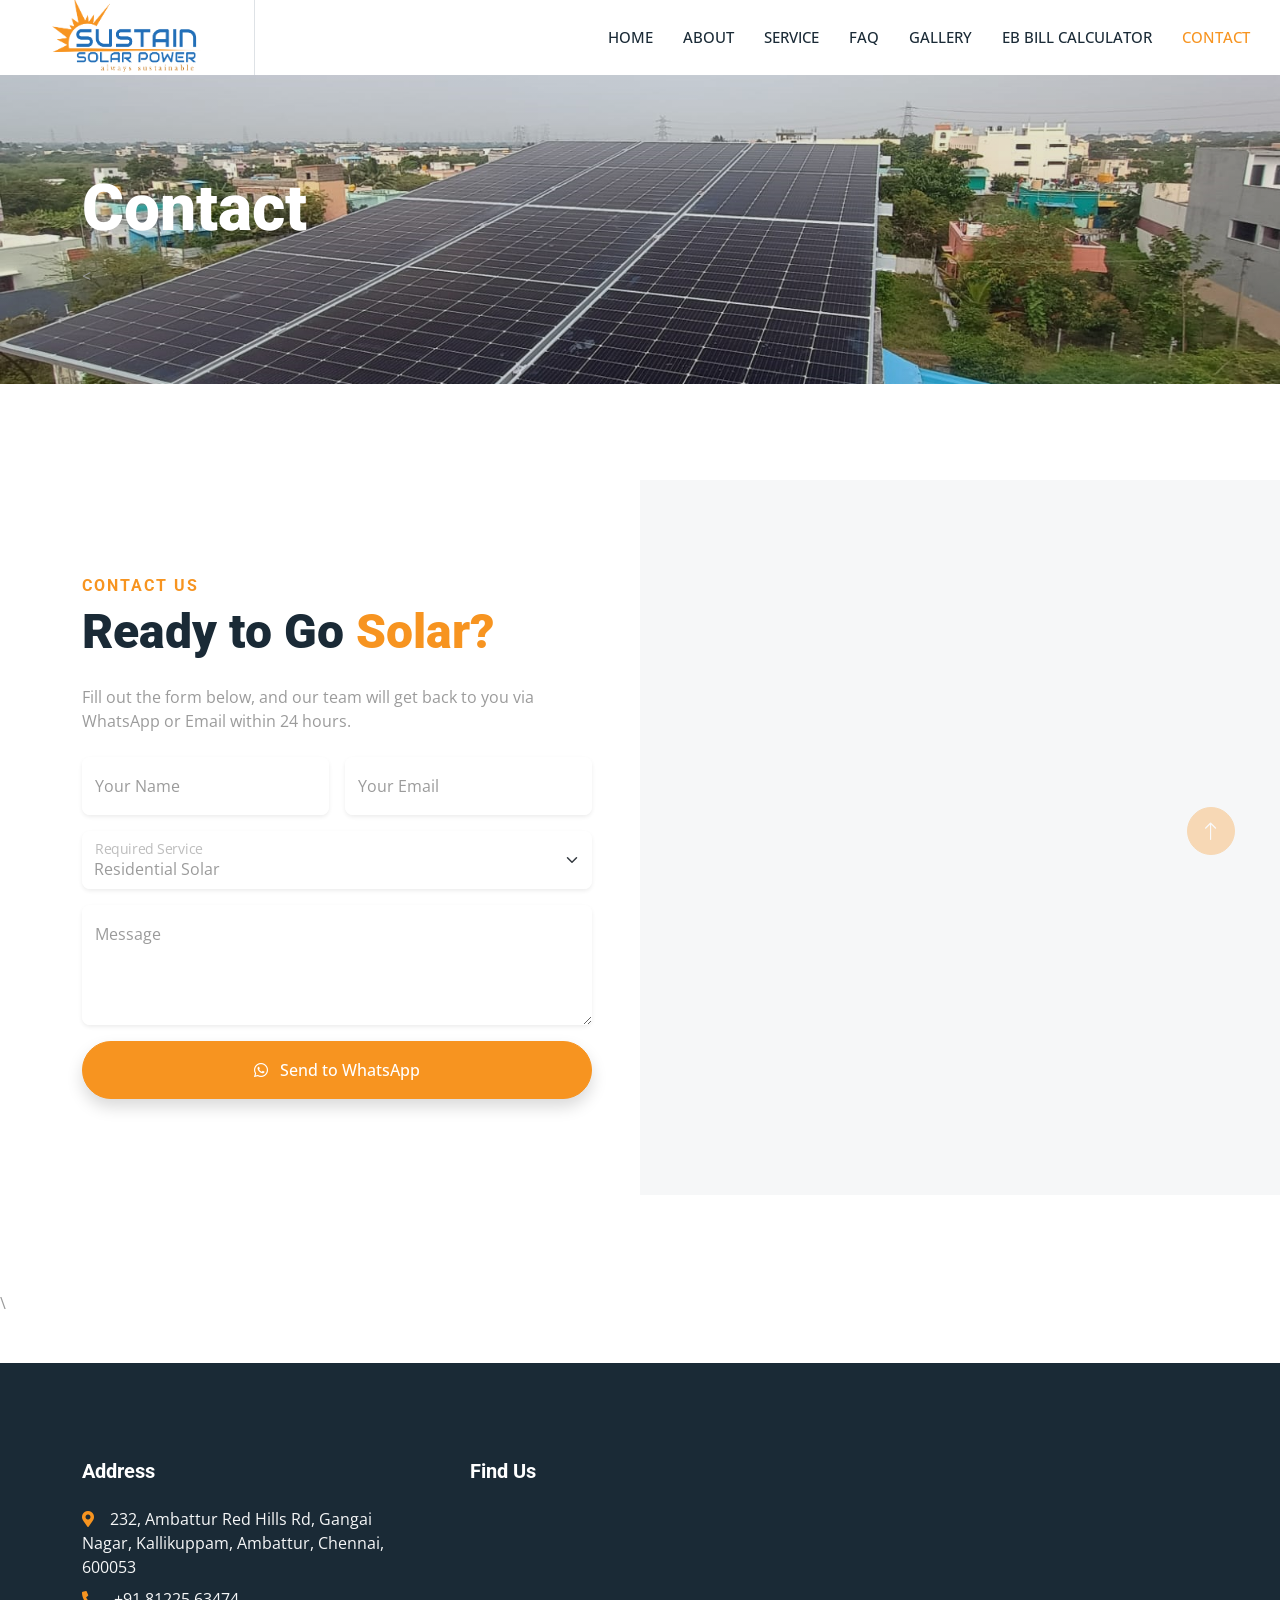
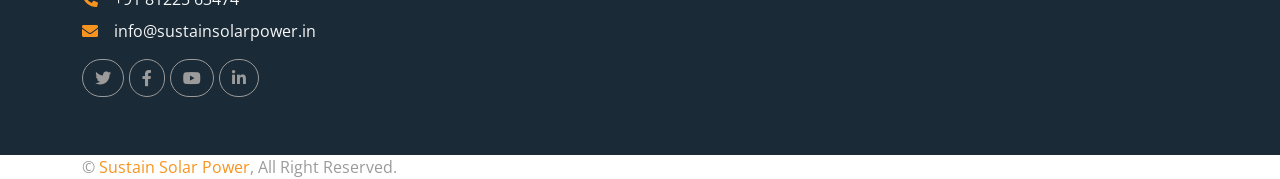
<file: contact.html>
<!DOCTYPE html>
<html lang="en">

<head>
    <meta charset="utf-8">
    <title>Sustain Solar Power</title>
    <meta content="width=device-width, initial-scale=1.0" name="viewport">
    <meta content="" name="keywords">
    <meta content="" name="description">

    <!-- Favicon -->
    <link href="img/favicon.ico" rel="icon">

    <!-- Google Web Fonts -->
    <link rel="preconnect" href="https://fonts.googleapis.com">
    <link rel="preconnect" href="https://fonts.gstatic.com" crossorigin>
    <link href="https://fonts.googleapis.com/css2?family=Open+Sans:wght@400;500&family=Roboto:wght@500;700;900&display=swap" rel="stylesheet">

    <!-- Icon Font Stylesheet -->
    <link href="https://cdnjs.cloudflare.com/ajax/libs/font-awesome/5.10.0/css/all.min.css" rel="stylesheet">
    <link href="https://cdn.jsdelivr.net/npm/bootstrap-icons@1.4.1/font/bootstrap-icons.css" rel="stylesheet">

    <!-- Libraries Stylesheet -->
    <link href="lib/animate/animate.min.css" rel="stylesheet">
    <link href="lib/owlcarousel/assets/owl.carousel.min.css" rel="stylesheet">
    <link href="lib/lightbox/css/lightbox.min.css" rel="stylesheet">

    <!-- Customized Bootstrap Stylesheet -->
    <link href="css/bootstrap.min.css" rel="stylesheet">

    <!-- Template Stylesheet -->
    <link href="css/style.css" rel="stylesheet">
</head>

<body>
    <!-- Spinner Start -->
    <div id="spinner"
         class="show bg-white position-fixed translate-middle w-100 vh-100 top-50 start-50 d-flex flex-column align-items-center justify-content-center">

        <img src="img/logo.png" alt="Loading" class="loader-logo">

    </div>
    <style>
        #spinner {
            z-index: 9999;
        }

            #spinner .loader-logo {
                width: 300px;
                animation: spinPulse 4.6s ease-in-out infinite;
            }

            /* Text without extra HTML */
            #spinner::after {
                content: "Loading...";
                margin-top: 12px;
                font-size: 14px;
                color: #6c757d;
                letter-spacing: 1px;
            }
    </style>
    <script>window.addEventListener("load", function () {
     const spinner = document.getElementById("spinner");
     spinner.classList.remove("show");
     spinner.style.opacity = "0";
     spinner.style.transition = "opacity .4s ease";

     setTimeout(() => {
         spinner.style.display = "none";
     }, 400);
 });</script>

    <!-- Spinner End -->
    <!-- Topbar Start -->
    <!-- <div class="container-fluid bg-dark p-0">
        <div class="row gx-0 d-none d-lg-flex">
            <div class="col-lg-7 px-5 text-start">
                <div class="h-100 d-inline-flex align-items-center me-4">
                    <small class="fa fa-map-marker-alt text-primary me-2"></small>
                    <small>123 Street, New York, USA</small>
                </div>
                <div class="h-100 d-inline-flex align-items-center">
                    <small class="far fa-clock text-primary me-2"></small>
                    <small>Mon - Fri : 09.00 AM - 09.00 PM</small>
                </div>
            </div>
            <div class="col-lg-5 px-5 text-end">
                <div class="h-100 d-inline-flex align-items-center me-4">
                    <small class="fa fa-phone-alt text-primary me-2"></small>
                    <small>+012 345 6789</small>
                </div>
                <div class="h-100 d-inline-flex align-items-center mx-n2">
                    <a class="btn btn-square btn-link rounded-0 border-0 border-end border-secondary" href=""><i class="fab fa-facebook-f"></i></a>
                    <a class="btn btn-square btn-link rounded-0 border-0 border-end border-secondary" href=""><i class="fab fa-twitter"></i></a>
                    <a class="btn btn-square btn-link rounded-0 border-0 border-end border-secondary" href=""><i class="fab fa-linkedin-in"></i></a>
                    <a class="btn btn-square btn-link rounded-0" href=""><i class="fab fa-instagram"></i></a>
                </div>
            </div>
        </div>
    </div> -->
    <!-- Topbar End -->
    <!-- Navbar Start -->
    <nav class="navbar navbar-expand-lg bg-white navbar-light sticky-top p-0">
        <!--  <a href="index.html" class="navbar-brand d-flex align-items-center border-end px-4 px-lg-5">
             <h2 class="m-0 text-primary">SusTain Solar</h2> -->
        </a>
        <a href="index.html" class="navbar-brand d-flex align-items-center border-end px-4 px-lg-5">
            <img src="img\logo.png" alt="SusTain Solar Logo" style="max-height: 80px;">
        </a>
        <button type="button" class="navbar-toggler me-4" data-bs-toggle="collapse" data-bs-target="#navbarCollapse">
            <span class="navbar-toggler-icon"></span>
        </button>
        <div class="collapse navbar-collapse" id="navbarCollapse">
            <div class="navbar-nav ms-auto p-4 p-lg-0">
                <a href="index.html" class="nav-item nav-link">Home</a>
                <a href="about.html" class="nav-item nav-link">About</a>
                <a href="service.html" class="nav-item nav-link">Service</a>
                <a href="faq.html" class="nav-item nav-link">FAQ</a>
                <a href="gallery.html" class="nav-item nav-link">Gallery</a>
                <a href="gallery.html" class="nav-item nav-link">EB Bill Calculator</a>
                <!--<a href="project.html" class="nav-item nav-link">Project</a>-->
                <a href="contact.html" class="nav-item nav-link active">Contact</a>
                <!--<div class="nav-item dropdown">
        <a href="#" class="nav-link dropdown-toggle" data-bs-toggle="dropdown">Pages</a>
        <div class="dropdown-menu bg-light m-0">
            <a href="feature.html" class="dropdown-item">Feature</a>
            <a href="quote.html" class="dropdown-item">Free Quote</a>
            <a href="team.html" class="dropdown-item">Our Team</a>
            <a href="testimonial.html" class="dropdown-item">Testimonial</a>
            <a href="404.html" class="dropdown-item">404 Page</a>
        </div>
    </div>-->
                <!--<a href="#FAQ1" class="nav-item nav-link">FAQ</a>
    <a href="#contactus" class="nav-item nav-link">Contact</a>


    <a href="#EBBILL" class="nav-item nav-link">EB Bill Calculator</a>-->


            </div>
            <!--<a href="#solarFormm" class="btn btn-primary rounded-0 py-4 px-lg-5 d-none d-lg-block">Get A Quote<i class="fa fa-arrow-right ms-3"></i></a>-->
        </div>
    </nav>
    <!-- Navbar End -->
    <!-- Page Header Start -->
    <div class="container-fluid page-header py-5 mb-5">
        <div class="container py-5">
            <h1 class="display-3 text-white mb-3 animated slideInDown">Contact</h1>
            <<!--nav aria-label="breadcrumb animated slideInDown">
                <ol class="breadcrumb">
                    <li class="breadcrumb-item"><a class="text-white" href="#">Home</a></li>
                    <li class="breadcrumb-item"><a class="text-white" href="#">Pages</a></li>
                    <li class="breadcrumb-item text-white active" aria-current="page">Contact</li>
                </ol>
            </nav>-->
        </div>
    </div>
    <!-- Page Header End -->
    <!-- Contact Start -->
    <div class="container-fluid bg-light overflow-hidden px-lg-0" style="margin: 6rem 0;">
        <div class="container contact px-lg-0">
            <div class="row g-0 mx-lg-0">
                <div class="col-lg-6 contact-text py-5 wow fadeIn" data-wow-delay="0.1s">
                    <div class="p-lg-5 ps-lg-0">
                        <h6 class="text-primary text-uppercase fw-bold" style="letter-spacing: 2px;">Contact Us</h6>
                        <h1 class="display-5 mb-4">Ready to Go <span class="text-primary">Solar?</span></h1>
                        <p class="mb-4">Fill out the form below, and our team will get back to you via WhatsApp or Email within 24 hours.</p>

                        <form id="whatsappForm">
                            <div class="row g-3">
                                <div class="col-md-6">
                                    <div class="form-floating border-0 shadow-sm rounded">
                                        <input type="text" class="form-control border-0" id="name" placeholder="Your Name" required>
                                        <label for="name">Your Name</label>
                                    </div>
                                </div>
                                <div class="col-md-6">
                                    <div class="form-floating border-0 shadow-sm rounded">
                                        <input type="email" class="form-control border-0" id="email" placeholder="Your Email" required>
                                        <label for="email">Your Email</label>
                                    </div>
                                </div>
                                <div class="col-12">
                                    <div class="form-floating border-0 shadow-sm rounded">
                                        <select class="form-select border-0" id="service">
                                            <option value="Residential Solar">Residential Solar</option>
                                            <option value="Commercial Solar">Industrial Solar</option>
                                            <option value="Maintenance">Maintenance / AMC</option>
                                            <option value="Subsidy Help">Subsidy Assistance</option>
                                        </select>
                                        <label for="service">Required Service</label>
                                    </div>
                                </div>
                                <div class="col-12">
                                    <div class="form-floating border-0 shadow-sm rounded">
                                        <textarea class="form-control border-0" placeholder="Leave a message here" id="message" style="height: 120px" required></textarea>
                                        <label for="message">Message</label>
                                    </div>
                                </div>
                                <div class="col-12">
                                    <button class="btn btn-primary w-100 rounded-pill py-3 px-5 shadow" type="button" onclick="sendToWhatsApp()">
                                        <i class="fab fa-whatsapp me-2"></i> Send to WhatsApp
                                    </button>
                                </div>
                            </div>
                        </form>
                    </div>
                </div>

                <div class="col-lg-6 pe-lg-0" style="min-height: 400px;">
                    <div class="position-relative h-100">
                        <iframe src="https://www.google.com/maps/embed?pb=!1m18!1m12!1m3!1d45249.68072621351!2d80.09770274374084!3d13.131934194157164!2m3!1f0!2f0!3f0!3m2!1i1024!2i768!4f13.1!3m3!1m2!1s0x3a5263cbb44fcfdf%3A0x84ddba73eb70437e!2sSustain%20Solar%20Power!5e1!3m2!1sen!2sin!4v1773830180942!5m2!1sen!2sin" width="600" height="450" style="border:0;" allowfullscreen="" loading="lazy" referrerpolicy="no-referrer-when-downgrade"></iframe>
                    </div>
                </div>
            </div>
        </div>
    </div>

    <script>function sendToWhatsApp() {
    // Unga phone number inga podunga (with country code, no + sign)
    const phoneNumber = "8122563474";

    const name = document.getElementById('name').value;
    const email = document.getElementById('email').value;
    const service = document.getElementById('service').value;
    const message = document.getElementById('message').value;

    if(name == "" || email == "" || message == "") {
        alert("Please fill all required fields, machi!");
        return;
    }

    const whatsappMessage = `*New Solar Inquiry*%0A%0A` +
        `*Name:* ${name}%0A` +
        `*Email:* ${email}%0A` +
        `*Service:* ${service}%0A` +
        `*Message:* ${message}`;

    const url = `https://wa.me/${phoneNumber}?text=${whatsappMessage}`;
    window.open(url, '_blank').focus();
}</script>

    <style>
        .form-control:focus, .form-select:focus {
            box-shadow: 0 0 0 0.25rem rgba(50, 195, 108, 0.25) !important;
            border: 1px solid #32c36c !important;
        }

        .contact-text {
            background: #ffffff;
        }
    </style>
    <!-- Contact End -->
    \



    <!-- Footer Start -->
    <div class="container-fluid bg-dark text-light footer mt-5 pt-5 wow fadeIn" data-wow-delay="0.1s">
        <div class="container py-5">
            <div class="row g-5">
                <div class="col-lg-4 col-md-6">
                    <h5 class="text-white mb-4">Address</h5>
                    <p class="mb-2"><i class="fa fa-map-marker-alt text-primary me-3"></i>232, Ambattur Red Hills Rd, Gangai Nagar, Kallikuppam, Ambattur, Chennai, 600053</p>
                    <p class="mb-2"><i class="fa fa-phone-alt text-primary me-3"></i>+91 81225 63474</p>
                    <p class="mb-2"><i class="fa fa-envelope text-primary me-3"></i>info@sustainsolarpower.in</p>
                    <div class="d-flex pt-2">
                        <a class="btn btn-outline-light btn-social" href=""><i class="fab fa-twitter"></i></a>
                        <a class="btn btn-outline-light btn-social" href=""><i class="fab fa-facebook-f"></i></a>
                        <a class="btn btn-outline-light btn-social" href=""><i class="fab fa-youtube"></i></a>
                        <a class="btn btn-outline-light btn-social" href=""><i class="fab fa-linkedin-in"></i></a>
                    </div>
                </div>

                <div class="col-lg-8 col-md-6">
                    <h5 class="text-white mb-4">Find Us</h5>
                    <div class="position-relative w-100" style="height: 200px;">
                        <iframe class="position-relative rounded w-100 h-100"
                                src="https://www.google.com/maps/embed?pb=!1m18!1m12!1m3!1d3885.645062145535!2d80.1706821!3d13.1216973!2m3!1f0!2f0!3f0!3m2!1i1024!2i768!4f13.1!3m3!1m2!1s0x3a5263ec81387d37%3A0x65135111d4e68e40!2s232%2C%20Ambattur%20Red%20Hills%20Rd%2C%20Kallikuppam%2C%20Ambattur%2C%20Chennai%2C%20Tamil%20Nadu%20600053!5e0!3m2!1sen!2sin!4v1700000000000"
                                frameborder="0" style="min-height: 200px; border:0;" allowfullscreen="" aria-hidden="false"
                                tabindex="0"></iframe>
                    </div>
                </div>
            </div>
        </div>
    </div>




    <div class="container">
        <div class="copyright">
            <div class="row">
                <div class="col-md-6 text-center text-md-start mb-3 mb-md-0">
                    &copy; <a href="#">Sustain Solar Power</a>, All Right Reserved.
                </div>

            </div>
        </div>
    </div>

    <!-- Footer End -->
    <!-- Back to Top -->
    <a href="#" class="btn btn-lg btn-primary btn-lg-square rounded-circle back-to-top"><i class="bi bi-arrow-up"></i></a>


    <!-- JavaScript Libraries -->
    <script src="https://code.jquery.com/jquery-3.4.1.min.js"></script>
    <script src="https://cdn.jsdelivr.net/npm/bootstrap@5.0.0/dist/js/bootstrap.bundle.min.js"></script>
    <script src="lib/wow/wow.min.js"></script>
    <script src="lib/easing/easing.min.js"></script>
    <script src="lib/waypoints/waypoints.min.js"></script>
    <script src="lib/counterup/counterup.min.js"></script>
    <script src="lib/owlcarousel/owl.carousel.min.js"></script>
    <script src="lib/isotope/isotope.pkgd.min.js"></script>
    <script src="lib/lightbox/js/lightbox.min.js"></script>

    <!-- Template Javascript -->
    <script src="js/main.js"></script>
</body>

</html>
</file>
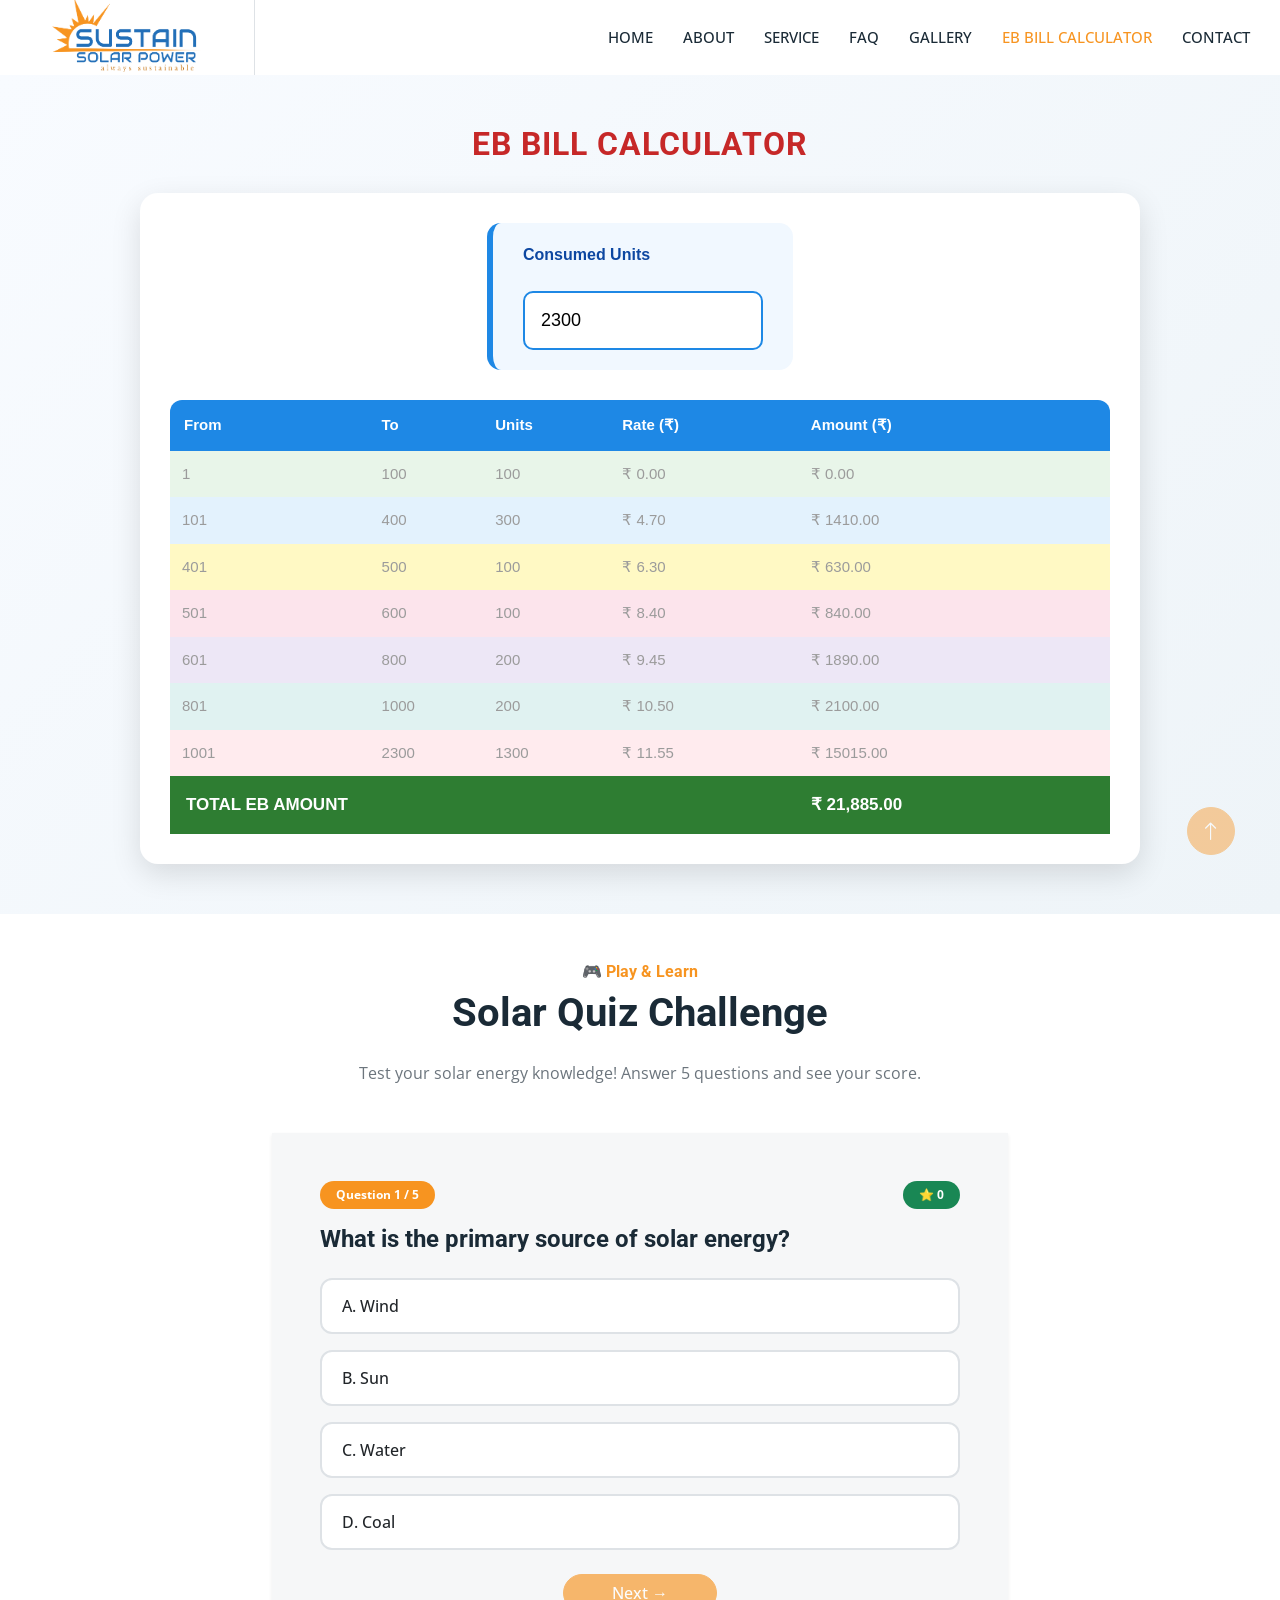
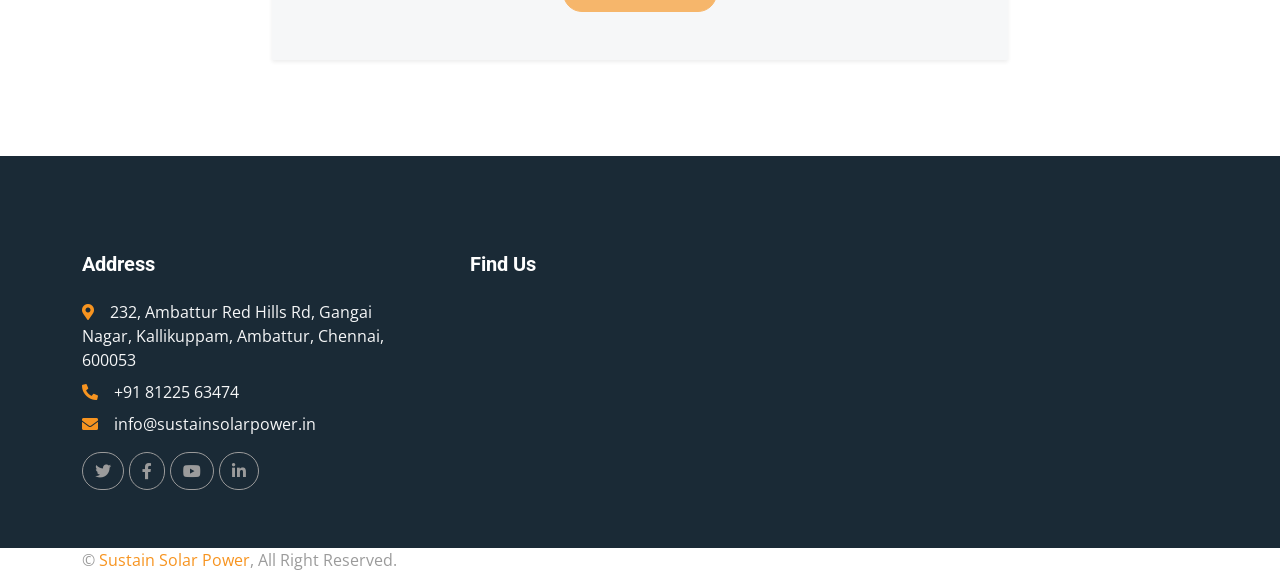
<file: EBBillCalculator.html>
<!DOCTYPE html>
<html lang="en">

<head>
	<meta charset="utf-8">
	<title>Sustain Solar Power</title>
	<meta content="width=device-width, initial-scale=1.0" name="viewport">
	<meta content="" name="keywords">
	<meta content="" name="description">

	<!-- Favicon -->
	<link href="img/favicon.ico" rel="icon">

	<!-- Google Web Fonts -->
	<link rel="preconnect" href="https://fonts.googleapis.com">
	<link rel="preconnect" href="https://fonts.gstatic.com" crossorigin>
	<link href="https://fonts.googleapis.com/css2?family=Open+Sans:wght@400;500&family=Roboto:wght@500;700;900&display=swap" rel="stylesheet">

	<!-- Icon Font Stylesheet -->
	<link href="https://cdnjs.cloudflare.com/ajax/libs/font-awesome/5.10.0/css/all.min.css" rel="stylesheet">
	<link href="https://cdn.jsdelivr.net/npm/bootstrap-icons@1.4.1/font/bootstrap-icons.css" rel="stylesheet">

	<!-- Libraries Stylesheet -->
	<link href="lib/animate/animate.min.css" rel="stylesheet">
	<link href="lib/owlcarousel/assets/owl.carousel.min.css" rel="stylesheet">
	<link href="lib/lightbox/css/lightbox.min.css" rel="stylesheet">

	<!-- Customized Bootstrap Stylesheet -->
	<link href="css/bootstrap.min.css" rel="stylesheet">

	<!-- Template Stylesheet -->
	<link href="css/style.css" rel="stylesheet">
</head>

<body>
	<!-- Spinner Start -->
	<div id="spinner"
		 class="show bg-white position-fixed translate-middle w-100 vh-100 top-50 start-50 d-flex flex-column align-items-center justify-content-center">

		<img src="img/logo.png" alt="Loading" class="loader-logo">

	</div>
	<style>
		#spinner {
			z-index: 9999;
		}

			#spinner .loader-logo {
				width: 300px;
				animation: spinPulse 4.6s ease-in-out infinite;
			}

			/* Text without extra HTML */
			#spinner::after {
				content: "Loading...";
				margin-top: 12px;
				font-size: 14px;
				color: #6c757d;
				letter-spacing: 1px;
			}
	</style>
	<script>
	window.addEventListener("load", function () {
			const spinner = document.getElementById("spinner");
			spinner.classList.remove("show");
			spinner.style.opacity = "0";
			spinner.style.transition = "opacity .4s ease";

			setTimeout(() => {
				spinner.style.display = "none";
			}, 400);
		});</script>

	<!-- Spinner End -->
	<!-- Navbar Start -->
	<nav class="navbar navbar-expand-lg bg-white navbar-light sticky-top p-0">
		<!--  <a href="index.html" class="navbar-brand d-flex align-items-center border-end px-4 px-lg-5">
			 <h2 class="m-0 text-primary">SusTain Solar</h2> -->
		</a>
		<a href="index.html" class="navbar-brand d-flex align-items-center border-end px-4 px-lg-5">
			<img src="img\logo.png" alt="SusTain Solar Logo" style="max-height: 80px;">
		</a>
		<button type="button" class="navbar-toggler me-4" data-bs-toggle="collapse" data-bs-target="#navbarCollapse">
			<span class="navbar-toggler-icon"></span>
		</button>
		<div class="collapse navbar-collapse" id="navbarCollapse">
			<div class="navbar-nav ms-auto p-4 p-lg-0">
				<a href="index.html" class="nav-item nav-link">Home</a>
				<a href="about.html" class="nav-item nav-link">About</a>
				<a href="service.html" class="nav-item nav-link">Service</a>

				<a href="faq.html" class="nav-item nav-link">FAQ</a>

				<a href="gallery.html" class="nav-item nav-link">Gallery</a>
				<a href="EBBillCalculator.html.html" class="nav-item nav-link  active">EB Bill Calculator</a>


				<!--<a href="project.html" class="nav-item nav-link">Project</a>-->
				<a href="contact.html" class="nav-item nav-link">Contact</a>
				<!--<div class="nav-item dropdown">
					<a href="#" class="nav-link dropdown-toggle" data-bs-toggle="dropdown">Pages</a>
					<div class="dropdown-menu bg-light m-0">
						<a href="feature.html" class="dropdown-item">Feature</a>
						<a href="quote.html" class="dropdown-item">Free Quote</a>
						<a href="team.html" class="dropdown-item">Our Team</a>
						<a href="testimonial.html" class="dropdown-item">Testimonial</a>
						<a href="404.html" class="dropdown-item">404 Page</a>
					</div>
				</div>-->
				<!--<a href="#FAQ1" class="nav-item nav-link">FAQ</a>
				<a href="#contactus" class="nav-item nav-link">Contact</a>


				<a href="#EBBILL" class="nav-item nav-link">EB Bill Calculator</a>-->


			</div>
			<!--<a href="#solarFormm" class="btn btn-primary rounded-0 py-4 px-lg-5 d-none d-lg-block">Get A Quote<i class="fa fa-arrow-right ms-3"></i></a>-->
		</div>
	</nav>
	<!-- Navbar End -->
	<!-- Page Header Start -->
	<!-- Page Header End -->










	<section style="
padding:50px;
background:linear-gradient(135deg,#f8fbff,#eef4f8);
font-family:'Segoe UI',Arial">

		<h2 style="
text-align:center;
color:#c62828;
font-size:32px;
letter-spacing:1px;
margin-bottom:30px">
			EB BILL CALCULATOR
		</h2>

		<div style="
max-width:1000px;
margin:auto;
background:#ffffff;
padding:30px;
border-radius:18px;
box-shadow:0 10px 30px rgba(0,0,0,.12)">

			<!-- INPUT CARD -->
			<div style="
display:flex;
justify-content:center;
margin-bottom:30px">

				<div style="
background:#f1f8ff;
padding:20px 30px;
border-radius:14px;
border-left:6px solid #1e88e5">

					<label style="
font-weight:600;
color:#0d47a1;
font-size:16px">
						Consumed Units
					</label><br><br>

					<input type="number" id="units" value="2300"
						   oninput="calcEB()"
						   style="
padding:14px 16px;
width:240px;
font-size:18px;
border-radius:10px;
border:2px solid #1e88e5;
outline:none">
				</div>

			</div>

			<!-- TABLE -->
			<div style="overflow-x:auto">

				<table style="
width:100%;
border-collapse:separate;
border-spacing:0;
font-size:15px">

					<thead>
						<tr style="background:#1e88e5;color:#fff">
							<th style="padding:14px;border-radius:12px 0 0 0">From</th>
							<th>To</th>
							<th>Units</th>
							<th>Rate (₹)</th>
							<th style="border-radius:0 12px 0 0">Amount (₹)</th>
						</tr>
					</thead>

					<tbody id="slabTable"></tbody>

					<tfoot>
						<tr style="
background:#2e7d32;
color:#fff;
font-weight:bold;
font-size:17px">
							<td colspan="4" style="padding:16px">
								TOTAL EB AMOUNT
							</td>
							<td id="totalAmount">₹ 0</td>
						</tr>
					</tfoot>

				</table>

			</div>

		</div>

		<script>


			function calcEB() {

				let units = parseInt(document.getElementById("units").value) || 0;

				let slabs = [];

				if (units <= 500) {

					slabs = [
						{ from: 1, to: 100, rate: 0.00, bg: "#e8f5e9" },
						{ from: 101, to: 200, rate: 0.00, bg: "#e3f2fd" },
						{ from: 201, to: 400, rate: 4.70, bg: "#fff9c4" },
						{ from: 401, to: 500, rate: 6.30, bg: "#fce4ec" }
					];

				} else {

					slabs = [
						{ from: 1, to: 100, rate: 0.00, bg: "#e8f5e9" },
						{ from: 101, to: 400, rate: 4.70, bg: "#e3f2fd" },
						{ from: 401, to: 500, rate: 6.30, bg: "#fff9c4" },
						{ from: 501, to: 600, rate: 8.40, bg: "#fce4ec" },
						{ from: 601, to: 800, rate: 9.45, bg: "#ede7f6" },
						{ from: 801, to: 1000, rate: 10.50, bg: "#e0f2f1" },
						{ from: 1001, to: Infinity, rate: 11.55, bg: "#ffebee" }
					];

				}

				let total = 0;
				let rows = "";

				slabs.forEach(function (s) {

					if (units < s.from) return;

					let end = Math.min(units, s.to === Infinity ? units : s.to);

					let slabUnits = end - s.from + 1;

					if (slabUnits < 0) slabUnits = 0;

					let amount = slabUnits * s.rate;

					total += amount;

					rows += `
				<tr style="background:${s.bg}">
					<td style="padding:12px">${s.from}</td>
					<td>${end}</td>
					<td>${slabUnits}</td>
					<td>₹ ${s.rate.toFixed(2)}</td>
					<td>₹ ${amount.toFixed(2)}</td>
				</tr>`;
				});

				document.getElementById("slabTable").innerHTML = rows;

				document.getElementById("totalAmount").innerHTML =
					"₹ " + total.toLocaleString('en-IN', {
						minimumFractionDigits: 2,
						maximumFractionDigits: 2
					});

			}

			calcEB();



		</script>

	</section>






	<!-- ========================================== -->
	<!-- SOLAR QUIZ GAME - START                   -->
	<!-- ========================================== -->
	<div class="container-xxl py-5 wow fadeInUp" data-wow-delay="0.1s">
		<div class="container">
			<div class="text-center mx-auto mb-5" style="max-width: 600px;">
				<h6 class="text-primary">🎮 Play & Learn</h6>
				<h1 class="mb-4">Solar Quiz Challenge</h1>
				<p class="mb-0 text-muted">Test your solar energy knowledge! Answer 5 questions and see your score.</p>
			</div>

			<div class="row justify-content-center">
				<div class="col-lg-8 col-md-10">

					<!-- QUIZ CONTAINER -->
					<div id="quizContainer" class="bg-light rounded-4 p-4 p-md-5 shadow-sm">

						<!-- Question Area -->
						<div id="questionArea">
							<div class="d-flex justify-content-between align-items-center mb-3">
								<span class="badge bg-primary rounded-pill px-3 py-2" id="questionCounter">Question 1 / 5</span>
								<span class="badge bg-success rounded-pill px-3 py-2" id="scoreDisplay">⭐ 0</span>
							</div>
							<h4 id="questionText" class="mb-4 fw-bold">Loading question...</h4>

							<!-- Options -->
							<div id="optionsContainer" class="d-grid gap-3">
								<!-- Options will be injected by JS -->
							</div>

							<!-- Next Button -->
							<div class="text-center mt-4">
								<button id="nextBtn" class="btn btn-primary px-5 rounded-pill" disabled>Next →</button>
							</div>
						</div>

						<!-- Result Area (hidden initially) -->
						<div id="resultArea" class="text-center d-none">
							<i class="fa fa-sun text-warning fa-4x mb-3"></i>
							<h2 id="resultMessage" class="mb-3">Great Job!</h2>
							<p id="resultScore" class="fs-5 mb-4">You scored 0 / 5</p>
							<button id="restartQuizBtn" class="btn btn-outline-primary rounded-pill px-5">🔄 Play Again</button>
						</div>

					</div>
					<!-- END QUIZ CONTAINER -->

				</div>
			</div>
		</div>
	</div>

	<style>
		/* Optional extra styling for quiz */
		.option-btn {
			background: white;
			border: 2px solid #dee2e6;
			border-radius: 12px;
			padding: 14px 20px;
			font-weight: 500;
			transition: all 0.2s;
			text-align: left;
			color: #212529;
		}

			.option-btn:hover:not(.disabled-option) {
				border-color: #0d6efd;
				background: #f0f7ff;
				transform: scale(1.01);
			}

			.option-btn.correct {
				border-color: #198754;
				background: #d1e7dd;
				color: #0a3622;
			}

			.option-btn.wrong {
				border-color: #dc3545;
				background: #f8d7da;
				color: #58151c;
			}

			.option-btn.disabled-option {
				opacity: 0.7;
				cursor: not-allowed;
			}

		#quizContainer {
			transition: all 0.3s;
			min-height: 320px;
		}
	</style>

	<script>
		document.addEventListener('DOMContentLoaded', function () {

			// ---------- QUESTIONS ----------
			const questions = [
				{
					question: 'What is the primary source of solar energy?',
					options: ['Wind', 'Sun', 'Water', 'Coal'],
					correct: 1
				},
				{
					question: 'Which device converts sunlight directly into electricity?',
					options: ['Solar inverter', 'Solar panel (PV)', 'Solar battery', 'Charge controller'],
					correct: 1
				},
				{
					question: 'What is the unit used to measure solar panel capacity?',
					options: ['Kilogram (kg)', 'Kilowatt-peak (kWp)', 'Volt (V)', 'Ampere (A)'],
					correct: 1
				},
				{
					question: 'Which of these is a benefit of solar energy?',
					options: ['Reduces electricity bills', 'Produces pollution', 'Requires fuel', 'All of the above'],
					correct: 0
				},
				{
					question: 'What does "net metering" allow solar owners to do?',
					options: ['Sell excess power to the grid', 'Store energy in batteries', 'Get free solar panels', 'Reduce panel efficiency'],
					correct: 0
				}
			];

			// ---------- DOM REFS ----------
			const questionArea = document.getElementById('questionArea');
			const resultArea = document.getElementById('resultArea');
			const questionText = document.getElementById('questionText');
			const optionsContainer = document.getElementById('optionsContainer');
			const questionCounter = document.getElementById('questionCounter');
			const scoreDisplay = document.getElementById('scoreDisplay');
			const nextBtn = document.getElementById('nextBtn');
			const restartBtn = document.getElementById('restartQuizBtn');
			const resultMessage = document.getElementById('resultMessage');
			const resultScore = document.getElementById('resultScore');

			// ---------- STATE ----------
			let currentIndex = 0;
			let score = 0;
			let isAnswered = false;

			// ---------- FUNCTIONS ----------
			function loadQuestion(index) {
				const q = questions[index];
				if (!q) return;

				isAnswered = false;
				nextBtn.disabled = true;

				// Update counter & score
				questionCounter.textContent = `Question ${index + 1} / ${questions.length}`;
				scoreDisplay.textContent = `⭐ ${score}`;

				// Set question text
				questionText.textContent = q.question;

				// Build options
				optionsContainer.innerHTML = '';
				q.options.forEach((opt, i) => {
					const btn = document.createElement('button');
					btn.classList.add('option-btn');
					btn.textContent = `${String.fromCharCode(65 + i)}. ${opt}`; // A., B., C., D.
					btn.dataset.index = i;
					btn.addEventListener('click', () => selectOption(i));
					optionsContainer.appendChild(btn);
				});

				// Show question area, hide result
				questionArea.classList.remove('d-none');
				resultArea.classList.add('d-none');
			}

			function selectOption(selectedIndex) {
				if (isAnswered) return; // already answered

				const q = questions[currentIndex];
				const isCorrect = (selectedIndex === q.correct);
				if (isCorrect) score++;

				// Disable all option buttons
				const allOptions = document.querySelectorAll('.option-btn');
				allOptions.forEach((btn, idx) => {
					btn.classList.add('disabled-option');
					btn.style.pointerEvents = 'none';
					if (idx === q.correct) {
						btn.classList.add('correct');
					} else if (idx === selectedIndex && !isCorrect) {
						btn.classList.add('wrong');
					}
				});

				// Update score display
				scoreDisplay.textContent = `⭐ ${score}`;
				isAnswered = true;
				nextBtn.disabled = false;
			}

			function goToNext() {
				if (!isAnswered) return;
				currentIndex++;
				if (currentIndex < questions.length) {
					loadQuestion(currentIndex);
				} else {
					// Quiz finished - show result
					showResult();
				}
			}

			function showResult() {
				questionArea.classList.add('d-none');
				resultArea.classList.remove('d-none');

				const total = questions.length;
				const percent = (score / total) * 100;
				let msg = '';
				if (percent === 100) msg = '🌟 Perfect! You\'re a Solar Expert!';
				else if (percent >= 60) msg = '☀️ Good job! You know your solar!';
				else if (percent >= 40) msg = '🌱 Not bad! Keep learning about solar.';
				else msg = '🔋 Time to charge up your solar knowledge!';

				resultMessage.textContent = msg;
				resultScore.textContent = `You scored ${score} out of ${total}`;
			}

			function restartQuiz() {
				currentIndex = 0;
				score = 0;
				isAnswered = false;
				loadQuestion(0);
			}

			// ---------- EVENT LISTENERS ----------
			nextBtn.addEventListener('click', goToNext);
			restartBtn.addEventListener('click', restartQuiz);

			// ---------- INIT ----------
			loadQuestion(0);

		});
	</script>
	<!-- ========================================== --> 
	<!-- SOLAR QUIZ GAME - END                     -->
	<!-- ========================================== -->
	<!-- Footer Start -->
	<!-- Footer Start -->
	<div class="container-fluid bg-dark text-light footer mt-5 pt-5 wow fadeIn" data-wow-delay="0.1s">
		<div class="container py-5">
			<div class="row g-5">
				<div class="col-lg-4 col-md-6">
					<h5 class="text-white mb-4">Address</h5>
					<p class="mb-2"><i class="fa fa-map-marker-alt text-primary me-3"></i>232, Ambattur Red Hills Rd, Gangai Nagar, Kallikuppam, Ambattur, Chennai, 600053</p>
					<p class="mb-2"><i class="fa fa-phone-alt text-primary me-3"></i>+91 81225 63474</p>
					<p class="mb-2"><i class="fa fa-envelope text-primary me-3"></i>info@sustainsolarpower.in</p>
					<div class="d-flex pt-2">
						<a class="btn btn-outline-light btn-social" href=""><i class="fab fa-twitter"></i></a>
						<a class="btn btn-outline-light btn-social" href=""><i class="fab fa-facebook-f"></i></a>
						<a class="btn btn-outline-light btn-social" href=""><i class="fab fa-youtube"></i></a>
						<a class="btn btn-outline-light btn-social" href=""><i class="fab fa-linkedin-in"></i></a>
					</div>
				</div>

				<div class="col-lg-8 col-md-6">
					<h5 class="text-white mb-4">Find Us</h5>
					<div class="position-relative w-100" style="height: 200px;">
						<iframe class="position-relative rounded w-100 h-100"
								src="https://www.google.com/maps/embed?pb=!1m18!1m12!1m3!1d3885.645062145535!2d80.1706821!3d13.1216973!2m3!1f0!2f0!3f0!3m2!1i1024!2i768!4f13.1!3m3!1m2!1s0x3a5263ec81387d37%3A0x65135111d4e68e40!2s232%2C%20Ambattur%20Red%20Hills%20Rd%2C%20Kallikuppam%2C%20Ambattur%2C%20Chennai%2C%20Tamil%20Nadu%20600053!5e0!3m2!1sen!2sin!4v1700000000000"
								frameborder="0" style="min-height: 200px; border:0;" allowfullscreen="" aria-hidden="false"
								tabindex="0"></iframe>
					</div>
				</div>
			</div>
		</div>
	</div>




	<div class="container">
		<div class="copyright">
			<div class="row">
				<div class="col-md-6 text-center text-md-start mb-3 mb-md-0">
					&copy; <a href="#">Sustain Solar Power</a>, All Right Reserved.
				</div>

			</div>
		</div>
	</div>

	<!-- Footer End -->
	<!-- Back to Top -->
	<a href="#" class="btn btn-lg btn-primary btn-lg-square rounded-circle back-to-top"><i class="bi bi-arrow-up"></i></a>


	<!-- JavaScript Libraries -->
	<script src="https://code.jquery.com/jquery-3.4.1.min.js"></script>
	<script src="https://cdn.jsdelivr.net/npm/bootstrap@5.0.0/dist/js/bootstrap.bundle.min.js"></script>
	<script src="lib/wow/wow.min.js"></script>
	<script src="lib/easing/easing.min.js"></script>
	<script src="lib/waypoints/waypoints.min.js"></script>
	<script src="lib/counterup/counterup.min.js"></script>
	<script src="lib/owlcarousel/owl.carousel.min.js"></script>
	<script src="lib/isotope/isotope.pkgd.min.js"></script>
	<script src="lib/lightbox/js/lightbox.min.js"></script>

	<!-- Template Javascript -->
	<script src="js/main.js"></script>
</body>

</html>
</file>
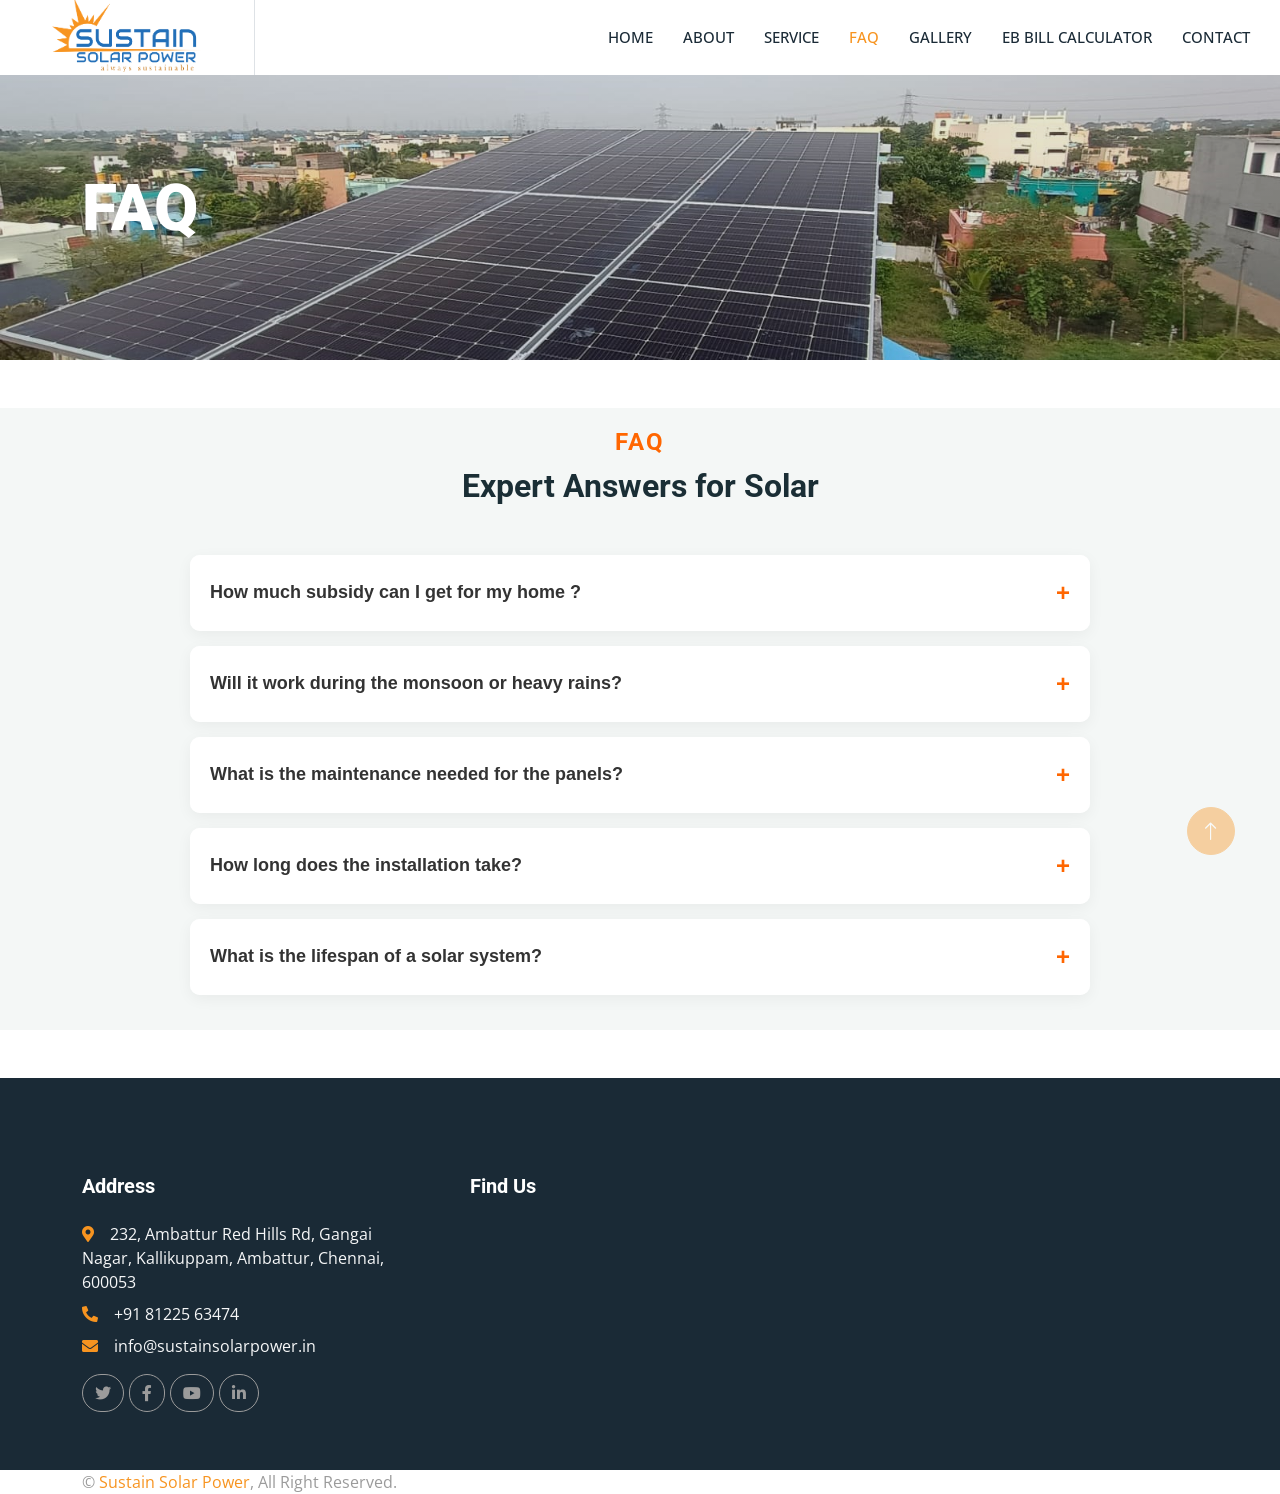
<file: faq.html>
<!DOCTYPE html>
<html lang="en">

<head>
	<meta charset="utf-8">
	<title>Sustain Solar Power</title>
	<meta content="width=device-width, initial-scale=1.0" name="viewport">
	<meta content="" name="keywords">
	<meta content="" name="description">

	<!-- Favicon -->
	<link href="img/favicon.ico" rel="icon">

	<!-- Google Web Fonts -->
	<link rel="preconnect" href="https://fonts.googleapis.com">
	<link rel="preconnect" href="https://fonts.gstatic.com" crossorigin>
	<link href="https://fonts.googleapis.com/css2?family=Open+Sans:wght@400;500&family=Roboto:wght@500;700;900&display=swap" rel="stylesheet">

	<!-- Icon Font Stylesheet -->
	<link href="https://cdnjs.cloudflare.com/ajax/libs/font-awesome/5.10.0/css/all.min.css" rel="stylesheet">
	<link href="https://cdn.jsdelivr.net/npm/bootstrap-icons@1.4.1/font/bootstrap-icons.css" rel="stylesheet">

	<!-- Libraries Stylesheet -->
	<link href="lib/animate/animate.min.css" rel="stylesheet">
	<link href="lib/owlcarousel/assets/owl.carousel.min.css" rel="stylesheet">
	<link href="lib/lightbox/css/lightbox.min.css" rel="stylesheet">

	<!-- Customized Bootstrap Stylesheet -->
	<link href="css/bootstrap.min.css" rel="stylesheet">

	<!-- Template Stylesheet -->
	<link href="css/style.css" rel="stylesheet">
</head>

<body>
	<!-- Spinner Start -->
	<div id="spinner"
		 class="show bg-white position-fixed translate-middle w-100 vh-100 top-50 start-50 d-flex flex-column align-items-center justify-content-center">

		<img src="img/logo.png" alt="Loading" class="loader-logo">

	</div>
	<style>
		#spinner {
			z-index: 9999;
		}

			#spinner .loader-logo {
				width: 300px;
				animation: spinPulse 4.6s ease-in-out infinite;
			}

			/* Text without extra HTML */
			#spinner::after {
				content: "Loading...";
				margin-top: 12px;
				font-size: 14px;
				color: #6c757d;
				letter-spacing: 1px;
			}
	</style>
	<script>window.addEventListener("load", function () {
        const spinner = document.getElementById("spinner");
        spinner.classList.remove("show");
        spinner.style.opacity = "0";
        spinner.style.transition = "opacity .4s ease";

        setTimeout(() => {
            spinner.style.display = "none";
        }, 400);
    });</script>

	<!-- Spinner End -->
	
	<!-- Navbar Start -->
	<nav class="navbar navbar-expand-lg bg-white navbar-light sticky-top p-0">
		<!--  <a href="index.html" class="navbar-brand d-flex align-items-center border-end px-4 px-lg-5">
			 <h2 class="m-0 text-primary">SusTain Solar</h2> -->
		</a>
		<a href="index.html" class="navbar-brand d-flex align-items-center border-end px-4 px-lg-5">
			<img src="img\logo.png" alt="SusTain Solar Logo" style="max-height: 80px;">
		</a>
		<button type="button" class="navbar-toggler me-4" data-bs-toggle="collapse" data-bs-target="#navbarCollapse">
			<span class="navbar-toggler-icon"></span>
		</button>
		<div class="collapse navbar-collapse" id="navbarCollapse">
			<div class="navbar-nav ms-auto p-4 p-lg-0">
				<a href="index.html" class="nav-item nav-link">Home</a>
				<a href="about.html" class="nav-item nav-link">About</a>
				<a href="service.html" class="nav-item nav-link">Service</a>

				<a href="faq.html" class="nav-item nav-link active">FAQ</a>

				<a href="gallery.html" class="nav-item nav-link">Gallery</a>
				<a href="EBBillCalculator.html" class="nav-item nav-link">EB Bill Calculator</a>


				<!--<a href="project.html" class="nav-item nav-link">Project</a>-->
				<a href="contact.html" class="nav-item nav-link">Contact</a>
				<!--<div class="nav-item dropdown">
		<a href="#" class="nav-link dropdown-toggle" data-bs-toggle="dropdown">Pages</a>
		<div class="dropdown-menu bg-light m-0">
			<a href="feature.html" class="dropdown-item">Feature</a>
			<a href="quote.html" class="dropdown-item">Free Quote</a>
			<a href="team.html" class="dropdown-item">Our Team</a>
			<a href="testimonial.html" class="dropdown-item">Testimonial</a>
			<a href="404.html" class="dropdown-item">404 Page</a>
		</div>
	</div>-->
				<!--<a href="#FAQ1" class="nav-item nav-link">FAQ</a>
	<a href="#contactus" class="nav-item nav-link">Contact</a>


	<a href="#EBBILL" class="nav-item nav-link">EB Bill Calculator</a>-->


			</div>
			<!--<a href="#solarFormm" class="btn btn-primary rounded-0 py-4 px-lg-5 d-none d-lg-block">Get A Quote<i class="fa fa-arrow-right ms-3"></i></a>-->
		</div>
	</nav>
	<!-- Navbar End -->
	<!-- Page Header Start -->
	<div class="container-fluid page-header py-5 mb-5">
		<div class="container py-5">
			<h1 class="display-3 text-white mb-3 animated slideInDown">FAQ</h1>
			<!--<nav aria-label="breadcrumb animated slideInDown">
				<ol class="breadcrumb">
					<li class="breadcrumb-item"><a class="text-white" href="#">Home</a></li>
					<li class="breadcrumb-item"><a class="text-white" href="#">Pages</a></li>
					<li class="breadcrumb-item text-white active" aria-current="page">Services</li>
				</ol>
			</nav>-->
		</div>
	</div>
	<!-- Page Header End -->





	<section class="faq-container" style="padding: 20px 20px; background-color: #f4f7f6; font-family: sans-serif;">
		<div style="max-width: 900px; margin: auto;">

			<div style="text-align: center; margin-bottom: 50px;">
				<h4 style="color: #ff6600; text-transform: uppercase; letter-spacing: 2px; margin: 0;">FAQ</h4>
				<h2 style="font-size: 32px; color: #1a2e35; margin-top: 10px;">Expert Answers for Solar </h2>
			</div>

			<div class="faq-card" style="margin-bottom: 15px; border-radius: 10px; overflow: hidden; background: #fff; box-shadow: 0 4px 15px rgba(0,0,0,0.05);">
				<button class="solar-accordion" style="width: 100%; padding: 20px; border: none; outline: none; background: #fff; display: flex; justify-content: space-between; align-items: center; cursor: pointer; font-size: 18px; font-weight: 600; color: #333; text-align: left; transition: 0.3s;">
					How much subsidy can I get for my home ?
					<span class="icon" style="font-size: 24px; color: #ff6600;">+</span>
				</button>
				<div class="panel" style="max-height: 0; overflow: hidden; transition: all 0.4s ease-in-out; background: #fff;">
					<p style="padding: 0 20px 20px 20px; color: #555; line-height: 1.6; margin: 0;">
						Under the PM Surya Ghar scheme, residential customers get: 1kW (₹30,000), 2kW (₹60,000), and 3kW+ (₹78,000). We assist with the DISCOM portal application and paperwork.
					</p>
				</div>
			</div>

			<div class="faq-card" style="margin-bottom: 15px; border-radius: 10px; overflow: hidden; background: #fff; box-shadow: 0 4px 15px rgba(0,0,0,0.05);">
				<button class="solar-accordion" style="width: 100%; padding: 20px; border: none; outline: none; background: #fff; display: flex; justify-content: space-between; align-items: center; cursor: pointer; font-size: 18px; font-weight: 600; color: #333; text-align: left; transition: 0.3s;">
					Will it work during the monsoon or heavy rains?
					<span class="icon" style="font-size: 24px; color: #ff6600;">+</span>
				</button>
				<div class="panel" style="max-height: 0; overflow: hidden; transition: all 0.4s ease-in-out; background: #fff;">
					<p style="padding: 0 20px 20px 20px; color: #555; line-height: 1.6; margin: 0;">
						Yes! Solar panels work on light, not heat. During rainy days, production might drop by 60-70%, but the system will still generate power. Plus, the rain helps naturally wash away dust from the panels.
					</p>
				</div>
			</div>

			<div class="faq-card" style="margin-bottom: 15px; border-radius: 10px; overflow: hidden; background: #fff; box-shadow: 0 4px 15px rgba(0,0,0,0.05);">
				<button class="solar-accordion" style="width: 100%; padding: 20px; border: none; outline: none; background: #fff; display: flex; justify-content: space-between; align-items: center; cursor: pointer; font-size: 18px; font-weight: 600; color: #333; text-align: left; transition: 0.3s;">
					What is the maintenance needed for the panels?
					<span class="icon" style="font-size: 24px; color: #ff6600;">+</span>
				</button>
				<div class="panel" style="max-height: 0; overflow: hidden; transition: all 0.4s ease-in-out; background: #fff;">
					<p style="padding: 0 20px 20px 20px; color: #555; line-height: 1.6; margin: 0;">
						Solar is very low maintenance. we recommend cleaning the panels with plain water once every 15 days to remove dust and bird droppings. No professional chemicals are required.
					</p>
				</div>
			</div>

			<div class="faq-card" style="margin-bottom: 15px; border-radius: 10px; overflow: hidden; background: #fff; box-shadow: 0 4px 15px rgba(0,0,0,0.05);">
				<button class="solar-accordion" style="width: 100%; padding: 20px; border: none; outline: none; background: #fff; display: flex; justify-content: space-between; align-items: center; cursor: pointer; font-size: 18px; font-weight: 600; color: #333; text-align: left; transition: 0.3s;">
					How long does the installation take?
					<span class="icon" style="font-size: 24px; color: #ff6600;">+</span>
				</button>
				<div class="panel" style="max-height: 0; overflow: hidden; transition: all 0.4s ease-in-out; background: #fff;">
					<p style="padding: 0 20px 20px 20px; color: #555; line-height: 1.6; margin: 0;">
						The physical installation on your rooftop usually takes only 2 to 3 days. However, the DISCOM net-metering approval and meter change-over can take 3 to 4 weeks depending on the local EB office.
					</p>
				</div>
			</div>

			<div class="faq-card" style="margin-bottom: 15px; border-radius: 10px; overflow: hidden; background: #fff; box-shadow: 0 4px 15px rgba(0,0,0,0.05);">
				<button class="solar-accordion" style="width: 100%; padding: 20px; border: none; outline: none; background: #fff; display: flex; justify-content: space-between; align-items: center; cursor: pointer; font-size: 18px; font-weight: 600; color: #333; text-align: left; transition: 0.3s;">
					What is the lifespan of a solar system?
					<span class="icon" style="font-size: 24px; color: #ff6600;">+</span>
				</button>
				<div class="panel" style="max-height: 0; overflow: hidden; transition: all 0.4s ease-in-out; background: #fff;">
					<p style="padding: 0 20px 20px 20px; color: #555; line-height: 1.6; margin: 0;">
						Our Tier-1 solar panels come with a performance warranty of 30 years. Most systems continue to produce power even after 30 years, though the efficiency may slightly decrease over time.
					</p>
				</div>
			</div>

		</div>
	</section>



	<script>document.addEventListener("DOMContentLoaded", function() {
        const acc = document.getElementsByClassName("solar-accordion");

        for (let i = 0; i < acc.length; i++) {
            acc[i].onclick = function() {
                // Toggle between adding and removing the "active" class
                this.classList.toggle("active");

                const panel = this.nextElementSibling;
                const icon = this.querySelector(".icon");

                if (panel.style.maxHeight && panel.style.maxHeight !== "0px") {
                    // It's open, so close it
                    panel.style.maxHeight = "0px";
                    icon.innerHTML = "+";
                    this.style.color = "#333";
                } else {
                    // It's closed, so open it
                    // Close all other panels first (Optional - for a cleaner look)
                    for (let j = 0; j < acc.length; j++) {
                        acc[j].nextElementSibling.style.maxHeight = "0px";
                        acc[j].querySelector(".icon").innerHTML = "+";
                        acc[j].style.color = "#333";
                    }

                    panel.style.maxHeight = panel.scrollHeight + "px";
                    icon.innerHTML = "−";
                    this.style.color = "#ff6600";
                }
            };
        }
    });</script>



















	<!-- Footer Start -->
	<!-- Footer Start -->
	<div class="container-fluid bg-dark text-light footer mt-5 pt-5 wow fadeIn" data-wow-delay="0.1s">
		<div class="container py-5">
			<div class="row g-5">
				<div class="col-lg-4 col-md-6">
					<h5 class="text-white mb-4">Address</h5>
					<p class="mb-2"><i class="fa fa-map-marker-alt text-primary me-3"></i>232, Ambattur Red Hills Rd, Gangai Nagar, Kallikuppam, Ambattur, Chennai, 600053</p>
					<p class="mb-2"><i class="fa fa-phone-alt text-primary me-3"></i>+91 81225 63474</p>
					<p class="mb-2"><i class="fa fa-envelope text-primary me-3"></i>info@sustainsolarpower.in</p>
					<div class="d-flex pt-2">
						<a class="btn btn-outline-light btn-social" href=""><i class="fab fa-twitter"></i></a>
						<a class="btn btn-outline-light btn-social" href=""><i class="fab fa-facebook-f"></i></a>
						<a class="btn btn-outline-light btn-social" href=""><i class="fab fa-youtube"></i></a>
						<a class="btn btn-outline-light btn-social" href=""><i class="fab fa-linkedin-in"></i></a>
					</div>
				</div>

				<div class="col-lg-8 col-md-6">
					<h5 class="text-white mb-4">Find Us</h5>
					<div class="position-relative w-100" style="height: 200px;">
						<iframe class="position-relative rounded w-100 h-100"
								src="https://www.google.com/maps/embed?pb=!1m18!1m12!1m3!1d3885.645062145535!2d80.1706821!3d13.1216973!2m3!1f0!2f0!3f0!3m2!1i1024!2i768!4f13.1!3m3!1m2!1s0x3a5263ec81387d37%3A0x65135111d4e68e40!2s232%2C%20Ambattur%20Red%20Hills%20Rd%2C%20Kallikuppam%2C%20Ambattur%2C%20Chennai%2C%20Tamil%20Nadu%20600053!5e0!3m2!1sen!2sin!4v1700000000000"
								frameborder="0" style="min-height: 200px; border:0;" allowfullscreen="" aria-hidden="false"
								tabindex="0"></iframe>
					</div>
				</div>
			</div>
		</div>
	</div>




	<div class="container">
		<div class="copyright">
			<div class="row">
				<div class="col-md-6 text-center text-md-start mb-3 mb-md-0">
					&copy; <a href="#">Sustain Solar Power</a>, All Right Reserved.
				</div>

			</div>
		</div>
	</div>

	<!-- Footer End -->
	<!-- Back to Top -->
	<a href="#" class="btn btn-lg btn-primary btn-lg-square rounded-circle back-to-top"><i class="bi bi-arrow-up"></i></a>


	<!-- JavaScript Libraries -->
	<script src="https://code.jquery.com/jquery-3.4.1.min.js"></script>
	<script src="https://cdn.jsdelivr.net/npm/bootstrap@5.0.0/dist/js/bootstrap.bundle.min.js"></script>
	<script src="lib/wow/wow.min.js"></script>
	<script src="lib/easing/easing.min.js"></script>
	<script src="lib/waypoints/waypoints.min.js"></script>
	<script src="lib/counterup/counterup.min.js"></script>
	<script src="lib/owlcarousel/owl.carousel.min.js"></script>
	<script src="lib/isotope/isotope.pkgd.min.js"></script>
	<script src="lib/lightbox/js/lightbox.min.js"></script>

	<!-- Template Javascript -->
	<script src="js/main.js"></script>
</body>

</html>
</file>
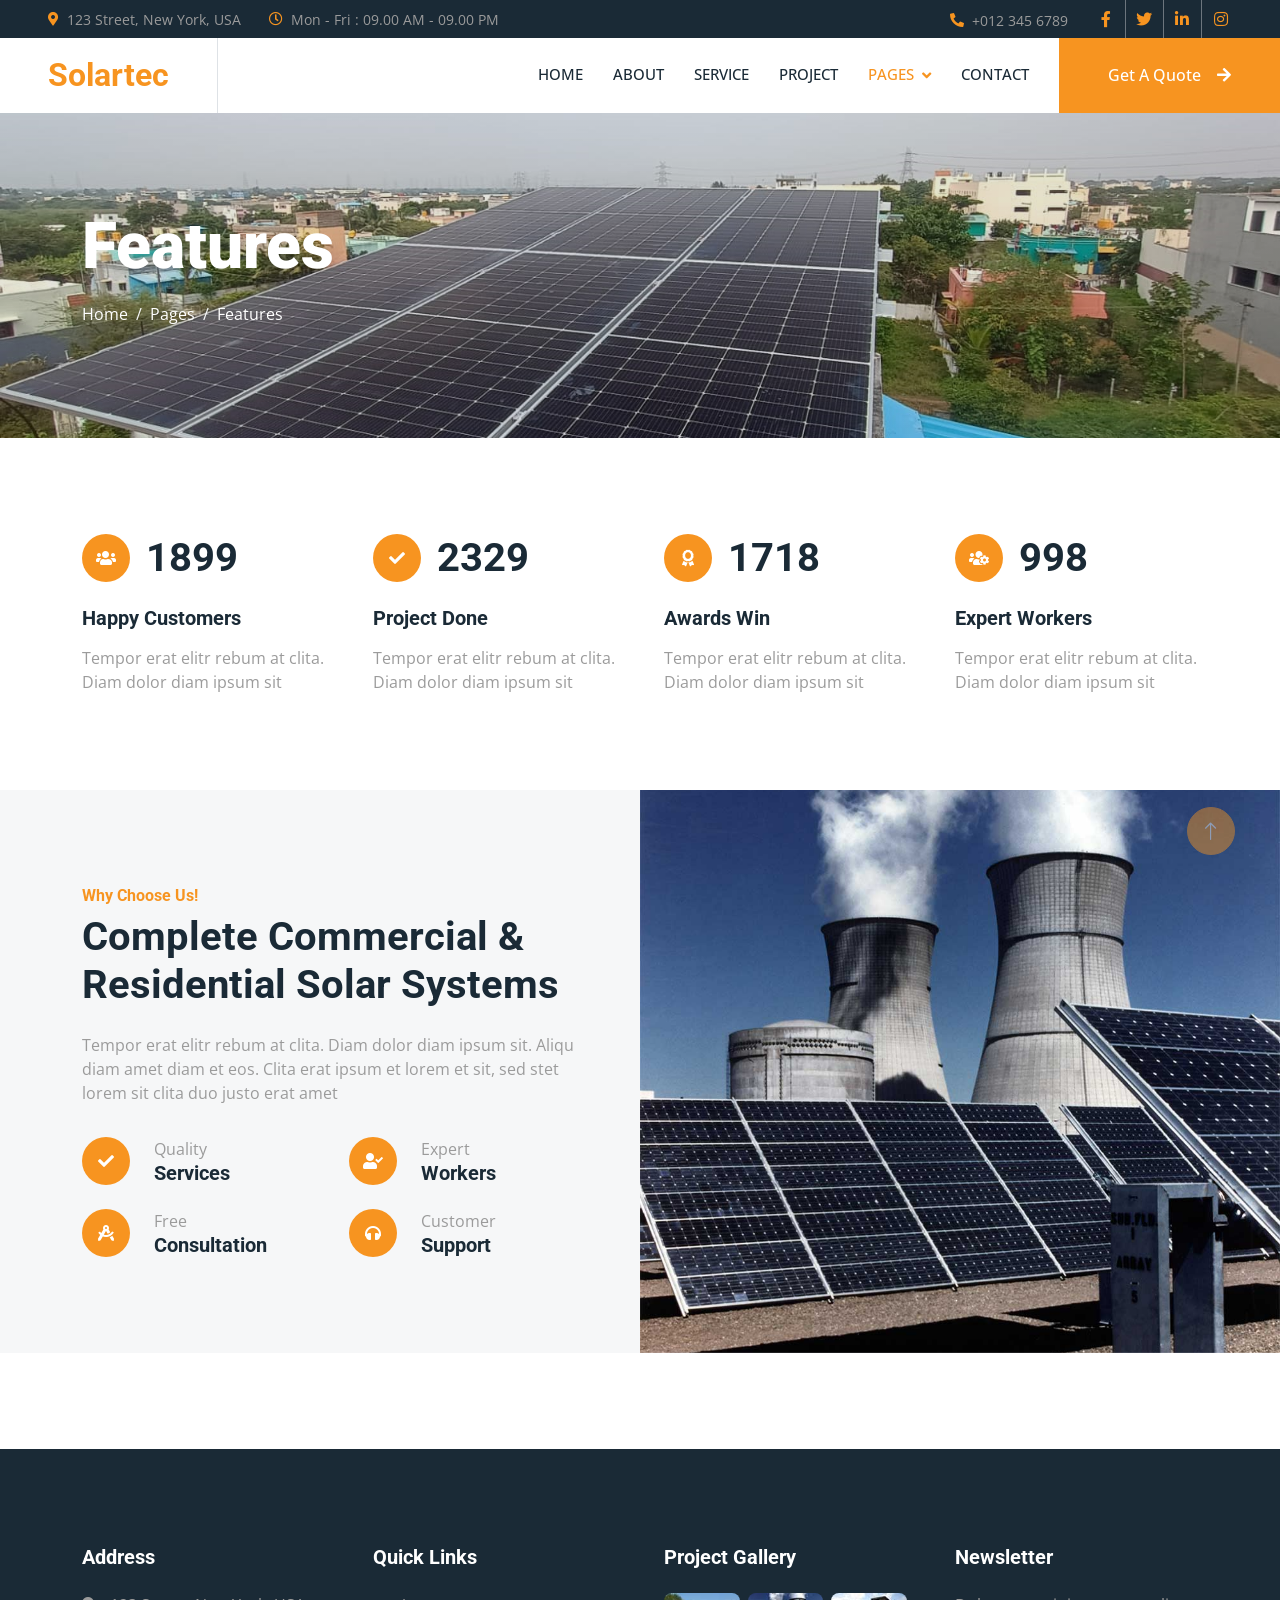
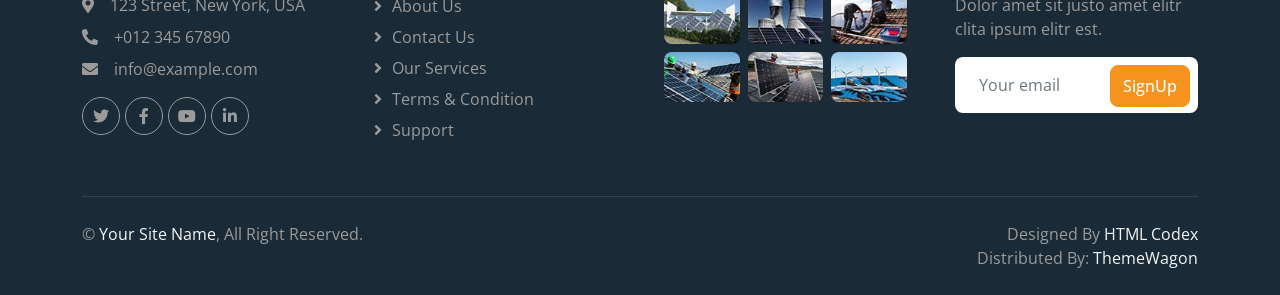
<file: feature.html>
<!DOCTYPE html>
<html lang="en">

<head>
    <meta charset="utf-8">
    <title>Solartec - Renewable Energy Website Template</title>
    <meta content="width=device-width, initial-scale=1.0" name="viewport">
    <meta content="" name="keywords">
    <meta content="" name="description">

    <!-- Favicon -->
    <link href="img/favicon.ico" rel="icon">

    <!-- Google Web Fonts -->
    <link rel="preconnect" href="https://fonts.googleapis.com">
    <link rel="preconnect" href="https://fonts.gstatic.com" crossorigin>
    <link href="https://fonts.googleapis.com/css2?family=Open+Sans:wght@400;500&family=Roboto:wght@500;700;900&display=swap" rel="stylesheet"> 

    <!-- Icon Font Stylesheet -->
    <link href="https://cdnjs.cloudflare.com/ajax/libs/font-awesome/5.10.0/css/all.min.css" rel="stylesheet">
    <link href="https://cdn.jsdelivr.net/npm/bootstrap-icons@1.4.1/font/bootstrap-icons.css" rel="stylesheet">

    <!-- Libraries Stylesheet -->
    <link href="lib/animate/animate.min.css" rel="stylesheet">
    <link href="lib/owlcarousel/assets/owl.carousel.min.css" rel="stylesheet">
    <link href="lib/lightbox/css/lightbox.min.css" rel="stylesheet">

    <!-- Customized Bootstrap Stylesheet -->
    <link href="css/bootstrap.min.css" rel="stylesheet">

    <!-- Template Stylesheet -->
    <link href="css/style.css" rel="stylesheet">
</head>

<body>
    <!-- Spinner Start -->
    <div id="spinner" class="show bg-white position-fixed translate-middle w-100 vh-100 top-50 start-50 d-flex align-items-center justify-content-center">
        <div class="spinner-border text-primary" style="width: 3rem; height: 3rem;" role="status">
            <span class="sr-only">Loading...</span>
        </div>
    </div>
    <!-- Spinner End -->


    <!-- Topbar Start -->
    <div class="container-fluid bg-dark p-0">
        <div class="row gx-0 d-none d-lg-flex">
            <div class="col-lg-7 px-5 text-start">
                <div class="h-100 d-inline-flex align-items-center me-4">
                    <small class="fa fa-map-marker-alt text-primary me-2"></small>
                    <small>123 Street, New York, USA</small>
                </div>
                <div class="h-100 d-inline-flex align-items-center">
                    <small class="far fa-clock text-primary me-2"></small>
                    <small>Mon - Fri : 09.00 AM - 09.00 PM</small>
                </div>
            </div>
            <div class="col-lg-5 px-5 text-end">
                <div class="h-100 d-inline-flex align-items-center me-4">
                    <small class="fa fa-phone-alt text-primary me-2"></small>
                    <small>+012 345 6789</small>
                </div>
                <div class="h-100 d-inline-flex align-items-center mx-n2">
                    <a class="btn btn-square btn-link rounded-0 border-0 border-end border-secondary" href=""><i class="fab fa-facebook-f"></i></a>
                    <a class="btn btn-square btn-link rounded-0 border-0 border-end border-secondary" href=""><i class="fab fa-twitter"></i></a>
                    <a class="btn btn-square btn-link rounded-0 border-0 border-end border-secondary" href=""><i class="fab fa-linkedin-in"></i></a>
                    <a class="btn btn-square btn-link rounded-0" href=""><i class="fab fa-instagram"></i></a>
                </div>
            </div>
        </div>
    </div>
    <!-- Topbar End -->


    <!-- Navbar Start -->
    <nav class="navbar navbar-expand-lg bg-white navbar-light sticky-top p-0">
        <a href="index.html" class="navbar-brand d-flex align-items-center border-end px-4 px-lg-5">
            <h2 class="m-0 text-primary">Solartec</h2>
        </a>
        <button type="button" class="navbar-toggler me-4" data-bs-toggle="collapse" data-bs-target="#navbarCollapse">
            <span class="navbar-toggler-icon"></span>
        </button>
        <div class="collapse navbar-collapse" id="navbarCollapse">
            <div class="navbar-nav ms-auto p-4 p-lg-0">
                <a href="index.html" class="nav-item nav-link">Home</a>
                <a href="about.html" class="nav-item nav-link">About</a>
                <a href="service.html" class="nav-item nav-link">Service</a>
                <a href="project.html" class="nav-item nav-link">Project</a>
                <div class="nav-item dropdown">
                    <a href="#" class="nav-link dropdown-toggle active" data-bs-toggle="dropdown">Pages</a>
                    <div class="dropdown-menu bg-light m-0">
                        <a href="feature.html" class="dropdown-item active">Feature</a>
                        <a href="quote.html" class="dropdown-item">Free Quote</a>
                        <a href="team.html" class="dropdown-item">Our Team</a>
                        <a href="testimonial.html" class="dropdown-item">Testimonial</a>
                        <a href="404.html" class="dropdown-item">404 Page</a>
                    </div>
                </div>
                <a href="contact.html" class="nav-item nav-link">Contact</a>
            </div>
            <a href="" class="btn btn-primary rounded-0 py-4 px-lg-5 d-none d-lg-block">Get A Quote<i class="fa fa-arrow-right ms-3"></i></a>
        </div>
    </nav>
    <!-- Navbar End -->


    <!-- Page Header Start -->
    <div class="container-fluid page-header py-5 mb-5">
        <div class="container py-5">
            <h1 class="display-3 text-white mb-3 animated slideInDown">Features</h1>
            <nav aria-label="breadcrumb animated slideInDown">
                <ol class="breadcrumb">
                    <li class="breadcrumb-item"><a class="text-white" href="#">Home</a></li>
                    <li class="breadcrumb-item"><a class="text-white" href="#">Pages</a></li>
                    <li class="breadcrumb-item text-white active" aria-current="page">Features</li>
                </ol>
            </nav>
        </div>
    </div>
    <!-- Page Header End -->


    <!-- Feature Start -->
    <div class="container-xxl py-5">
        <div class="container">
            <div class="row g-5">
                <div class="col-md-6 col-lg-3 wow fadeIn" data-wow-delay="0.1s">
                    <div class="d-flex align-items-center mb-4">
                        <div class="btn-lg-square bg-primary rounded-circle me-3">
                            <i class="fa fa-users text-white"></i>
                        </div>
                        <h1 class="mb-0" data-toggle="counter-up">3453</h1>
                    </div>
                    <h5 class="mb-3">Happy Customers</h5>
                    <span>Tempor erat elitr rebum at clita. Diam dolor diam ipsum sit</span>
                </div>
                <div class="col-md-6 col-lg-3 wow fadeIn" data-wow-delay="0.3s">
                    <div class="d-flex align-items-center mb-4">
                        <div class="btn-lg-square bg-primary rounded-circle me-3">
                            <i class="fa fa-check text-white"></i>
                        </div>
                        <h1 class="mb-0" data-toggle="counter-up">4234</h1>
                    </div>
                    <h5 class="mb-3">Project Done</h5>
                    <span>Tempor erat elitr rebum at clita. Diam dolor diam ipsum sit</span>
                </div>
                <div class="col-md-6 col-lg-3 wow fadeIn" data-wow-delay="0.5s">
                    <div class="d-flex align-items-center mb-4">
                        <div class="btn-lg-square bg-primary rounded-circle me-3">
                            <i class="fa fa-award text-white"></i>
                        </div>
                        <h1 class="mb-0" data-toggle="counter-up">3123</h1>
                    </div>
                    <h5 class="mb-3">Awards Win</h5>
                    <span>Tempor erat elitr rebum at clita. Diam dolor diam ipsum sit</span>
                </div>
                <div class="col-md-6 col-lg-3 wow fadeIn" data-wow-delay="0.7s">
                    <div class="d-flex align-items-center mb-4">
                        <div class="btn-lg-square bg-primary rounded-circle me-3">
                            <i class="fa fa-users-cog text-white"></i>
                        </div>
                        <h1 class="mb-0" data-toggle="counter-up">1831</h1>
                    </div>
                    <h5 class="mb-3">Expert Workers</h5>
                    <span>Tempor erat elitr rebum at clita. Diam dolor diam ipsum sit</span>
                </div>
            </div>
        </div>
    </div>
    <!-- Feature Start -->


    <!-- Feature Start -->
    <div class="container-fluid bg-light overflow-hidden my-5 px-lg-0">
        <div class="container feature px-lg-0">
            <div class="row g-0 mx-lg-0">
                <div class="col-lg-6 feature-text py-5 wow fadeIn" data-wow-delay="0.1s">
                    <div class="p-lg-5 ps-lg-0">
                        <h6 class="text-primary">Why Choose Us!</h6>
                        <h1 class="mb-4">Complete Commercial & Residential Solar Systems</h1>
                        <p class="mb-4 pb-2">Tempor erat elitr rebum at clita. Diam dolor diam ipsum sit. Aliqu diam amet diam et eos. Clita erat ipsum et lorem et sit, sed stet lorem sit clita duo justo erat amet</p>
                        <div class="row g-4">
                            <div class="col-6">
                                <div class="d-flex align-items-center">
                                    <div class="btn-lg-square bg-primary rounded-circle">
                                        <i class="fa fa-check text-white"></i>
                                    </div>
                                    <div class="ms-4">
                                        <p class="mb-0">Quality</p>
                                        <h5 class="mb-0">Services</h5>
                                    </div>
                                </div>
                            </div>
                            <div class="col-6">
                                <div class="d-flex align-items-center">
                                    <div class="btn-lg-square bg-primary rounded-circle">
                                        <i class="fa fa-user-check text-white"></i>
                                    </div>
                                    <div class="ms-4">
                                        <p class="mb-0">Expert</p>
                                        <h5 class="mb-0">Workers</h5>
                                    </div>
                                </div>
                            </div>
                            <div class="col-6">
                                <div class="d-flex align-items-center">
                                    <div class="btn-lg-square bg-primary rounded-circle">
                                        <i class="fa fa-drafting-compass text-white"></i>
                                    </div>
                                    <div class="ms-4">
                                        <p class="mb-0">Free</p>
                                        <h5 class="mb-0">Consultation</h5>
                                    </div>
                                </div>
                            </div>
                            <div class="col-6">
                                <div class="d-flex align-items-center">
                                    <div class="btn-lg-square bg-primary rounded-circle">
                                        <i class="fa fa-headphones text-white"></i>
                                    </div>
                                    <div class="ms-4">
                                        <p class="mb-0">Customer</p>
                                        <h5 class="mb-0">Support</h5>
                                    </div>
                                </div>
                            </div>
                        </div>
                    </div>
                </div>
                <div class="col-lg-6 pe-lg-0 wow fadeIn" data-wow-delay="0.5s" style="min-height: 400px;">
                    <div class="position-relative h-100">
                        <img class="position-absolute img-fluid w-100 h-100" src="img/feature.jpg" style="object-fit: cover;" alt="">
                    </div>
                </div>
            </div>
        </div>
    </div>
    <!-- Feature End -->
        

    <!-- Footer Start -->
    <div class="container-fluid bg-dark text-body footer pt-5 wow fadeIn" data-wow-delay="0.1s" style="margin-top: 6rem;">
        <div class="container py-5">
            <div class="row g-5">
                <div class="col-lg-3 col-md-6">
                    <h5 class="text-white mb-4">Address</h5>
                    <p class="mb-2"><i class="fa fa-map-marker-alt me-3"></i>123 Street, New York, USA</p>
                    <p class="mb-2"><i class="fa fa-phone-alt me-3"></i>+012 345 67890</p>
                    <p class="mb-2"><i class="fa fa-envelope me-3"></i>info@example.com</p>
                    <div class="d-flex pt-2">
                        <a class="btn btn-square btn-outline-light btn-social" href=""><i class="fab fa-twitter"></i></a>
                        <a class="btn btn-square btn-outline-light btn-social" href=""><i class="fab fa-facebook-f"></i></a>
                        <a class="btn btn-square btn-outline-light btn-social" href=""><i class="fab fa-youtube"></i></a>
                        <a class="btn btn-square btn-outline-light btn-social" href=""><i class="fab fa-linkedin-in"></i></a>
                    </div>
                </div>
                <div class="col-lg-3 col-md-6">
                    <h5 class="text-white mb-4">Quick Links</h5>
                    <a class="btn btn-link" href="">About Us</a>
                    <a class="btn btn-link" href="">Contact Us</a>
                    <a class="btn btn-link" href="">Our Services</a>
                    <a class="btn btn-link" href="">Terms & Condition</a>
                    <a class="btn btn-link" href="">Support</a>
                </div>
                <div class="col-lg-3 col-md-6">
                    <h5 class="text-white mb-4">Project Gallery</h5>
                    <div class="row g-2">
                        <div class="col-4">
                            <img class="img-fluid rounded" src="img/gallery-1.jpg" alt="">
                        </div>
                        <div class="col-4">
                            <img class="img-fluid rounded" src="img/gallery-2.jpg" alt="">
                        </div>
                        <div class="col-4">
                            <img class="img-fluid rounded" src="img/gallery-3.jpg" alt="">
                        </div>
                        <div class="col-4">
                            <img class="img-fluid rounded" src="img/gallery-4.jpg" alt="">
                        </div>
                        <div class="col-4">
                            <img class="img-fluid rounded" src="img/gallery-5.jpg" alt="">
                        </div>
                        <div class="col-4">
                            <img class="img-fluid rounded" src="img/gallery-6.jpg" alt="">
                        </div>
                    </div>
                </div>
                <div class="col-lg-3 col-md-6">
                    <h5 class="text-white mb-4">Newsletter</h5>
                    <p>Dolor amet sit justo amet elitr clita ipsum elitr est.</p>
                    <div class="position-relative mx-auto" style="max-width: 400px;">
                        <input class="form-control border-0 w-100 py-3 ps-4 pe-5" type="text" placeholder="Your email">
                        <button type="button" class="btn btn-primary py-2 position-absolute top-0 end-0 mt-2 me-2">SignUp</button>
                    </div>
                </div>
            </div>
        </div>
        <div class="container">
            <div class="copyright">
                <div class="row">
                    <div class="col-md-6 text-center text-md-start mb-3 mb-md-0">
                        &copy; <a href="#">Your Site Name</a>, All Right Reserved.
                    </div>
                    <div class="col-md-6 text-center text-md-end">
                        <!--/*** This template is free as long as you keep the footer author’s credit link/attribution link/backlink. If you'd like to use the template without the footer author’s credit link/attribution link/backlink, you can purchase the Credit Removal License from "https://htmlcodex.com/credit-removal". Thank you for your support. ***/-->
                        Designed By <a href="https://htmlcodex.com">HTML Codex</a>
                        <br>Distributed By: <a href="https://themewagon.com" target="_blank">ThemeWagon</a>
                    </div>
                </div>
            </div>
        </div>
    </div>
    <!-- Footer End -->


    <!-- Back to Top -->
    <a href="#" class="btn btn-lg btn-primary btn-lg-square rounded-circle back-to-top"><i class="bi bi-arrow-up"></i></a>


    <!-- JavaScript Libraries -->
    <script src="https://code.jquery.com/jquery-3.4.1.min.js"></script>
    <script src="https://cdn.jsdelivr.net/npm/bootstrap@5.0.0/dist/js/bootstrap.bundle.min.js"></script>
    <script src="lib/wow/wow.min.js"></script>
    <script src="lib/easing/easing.min.js"></script>
    <script src="lib/waypoints/waypoints.min.js"></script>
    <script src="lib/counterup/counterup.min.js"></script>
    <script src="lib/owlcarousel/owl.carousel.min.js"></script>
    <script src="lib/isotope/isotope.pkgd.min.js"></script>
    <script src="lib/lightbox/js/lightbox.min.js"></script>

    <!-- Template Javascript -->
    <script src="js/main.js"></script>
</body>

</html>
</file>
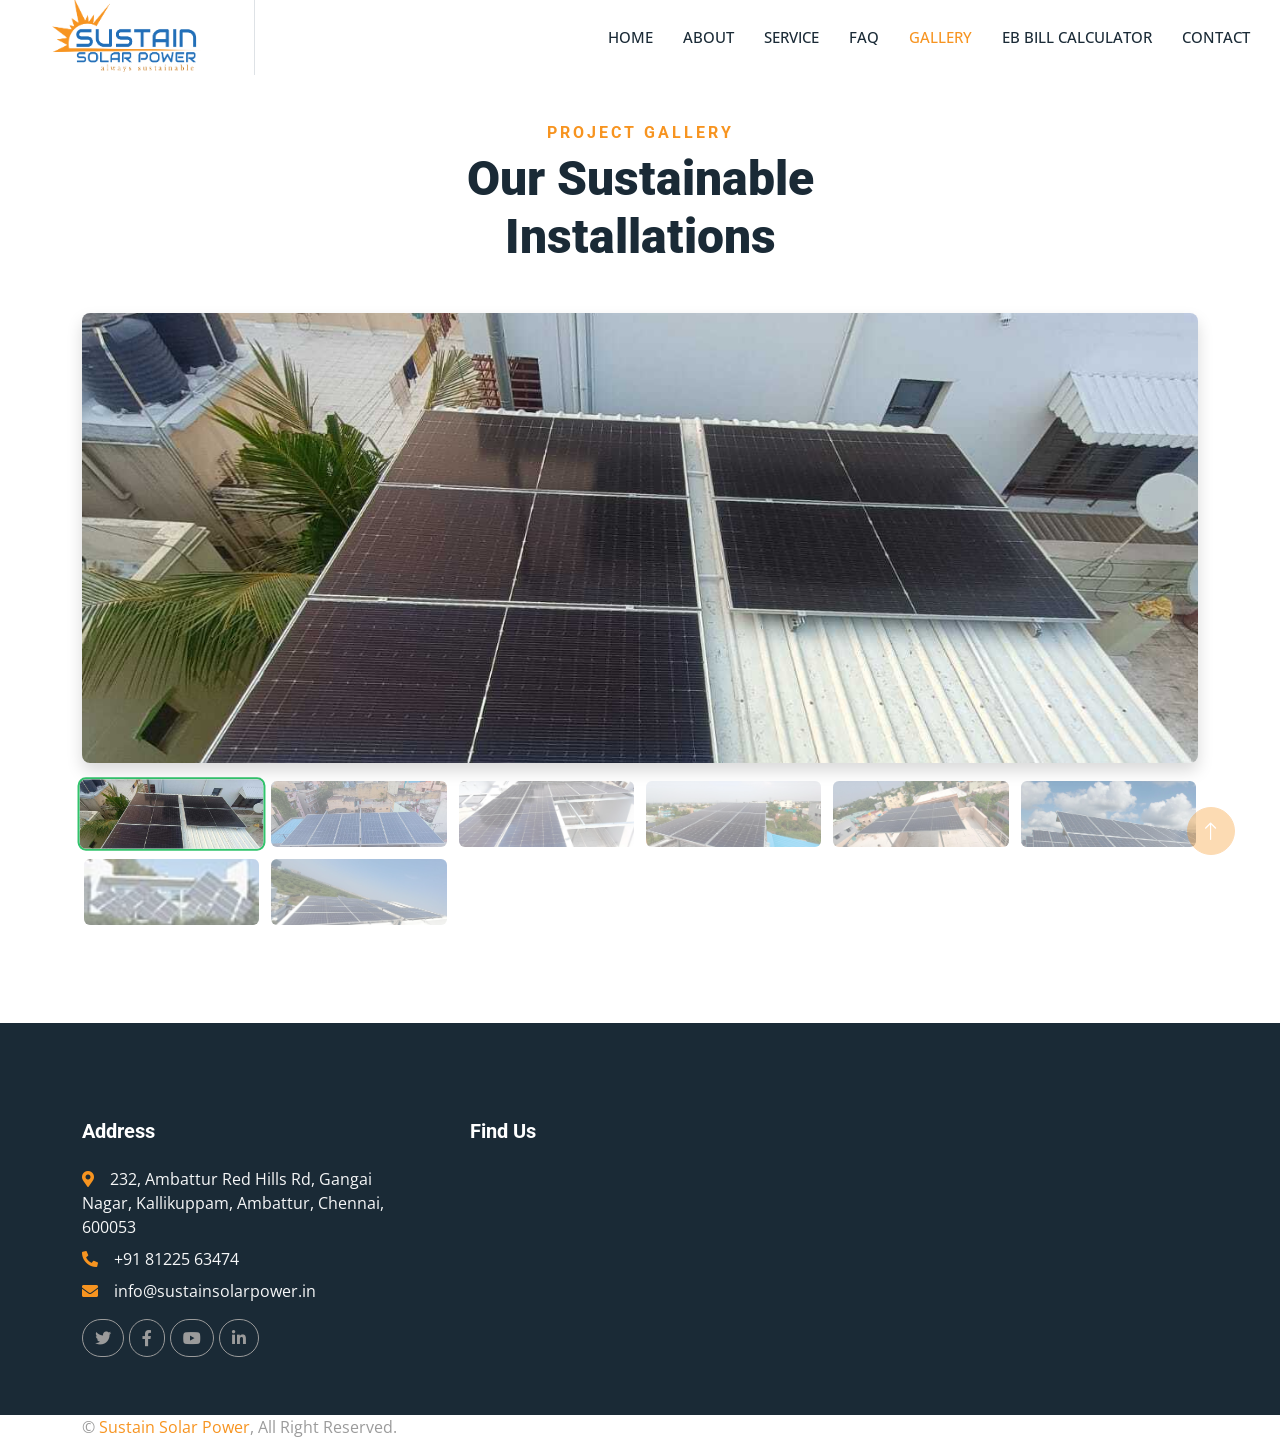
<file: gallery.html>
<!DOCTYPE html>
<html lang="en">

<head>
	<meta charset="utf-8">
	<title>Sustain Solar Power</title>
	<meta content="width=device-width, initial-scale=1.0" name="viewport">
	<meta content="" name="keywords">
	<meta content="" name="description">

	<!-- Favicon -->
	<link href="img/favicon.ico" rel="icon">

	<!-- Google Web Fonts -->
	<link rel="preconnect" href="https://fonts.googleapis.com">
	<link rel="preconnect" href="https://fonts.gstatic.com" crossorigin>
	<link href="https://fonts.googleapis.com/css2?family=Open+Sans:wght@400;500&family=Roboto:wght@500;700;900&display=swap" rel="stylesheet">

	<!-- Icon Font Stylesheet -->
	<link href="https://cdnjs.cloudflare.com/ajax/libs/font-awesome/5.10.0/css/all.min.css" rel="stylesheet">
	<link href="https://cdn.jsdelivr.net/npm/bootstrap-icons@1.4.1/font/bootstrap-icons.css" rel="stylesheet">

	<!-- Libraries Stylesheet -->
	<link href="lib/animate/animate.min.css" rel="stylesheet">
	<link href="lib/owlcarousel/assets/owl.carousel.min.css" rel="stylesheet">
	<link href="lib/lightbox/css/lightbox.min.css" rel="stylesheet">

	<!-- Customized Bootstrap Stylesheet -->
	<link href="css/bootstrap.min.css" rel="stylesheet">

	<!-- Template Stylesheet -->
	<link href="css/style.css" rel="stylesheet">
</head>

<body>
	<!-- Spinner Start -->
	<div id="spinner"
		 class="show bg-white position-fixed translate-middle w-100 vh-100 top-50 start-50 d-flex flex-column align-items-center justify-content-center">

		<img src="img/logo.png" alt="Loading" class="loader-logo">

	</div>
	<style>
		#spinner {
			z-index: 9999;
		}

			#spinner .loader-logo {
				width: 300px;
				animation: spinPulse 4.6s ease-in-out infinite;
			}

			/* Text without extra HTML */
			#spinner::after {
				content: "Loading...";
				margin-top: 12px;
				font-size: 14px;
				color: #6c757d;
				letter-spacing: 1px;
			}
	</style>
	<script>window.addEventListener("load", function () {
        const spinner = document.getElementById("spinner");
        spinner.classList.remove("show");
        spinner.style.opacity = "0";
        spinner.style.transition = "opacity .4s ease";

        setTimeout(() => {
            spinner.style.display = "none";
        }, 400);
    });</script>

	<!-- Spinner End -->
	<!-- Topbar Start -->
	<!-- <div class="container-fluid bg-dark p-0">
		<div class="row gx-0 d-none d-lg-flex">
			<div class="col-lg-7 px-5 text-start">
				<div class="h-100 d-inline-flex align-items-center me-4">
					<small class="fa fa-map-marker-alt text-primary me-2"></small>
					<small>123 Street, New York, USA</small>
				</div>
				<div class="h-100 d-inline-flex align-items-center">
					<small class="far fa-clock text-primary me-2"></small>
					<small>Mon - Fri : 09.00 AM - 09.00 PM</small>
				</div>
			</div>
			<div class="col-lg-5 px-5 text-end">
				<div class="h-100 d-inline-flex align-items-center me-4">
					<small class="fa fa-phone-alt text-primary me-2"></small>
					<small>+012 345 6789</small>
				</div>
				<div class="h-100 d-inline-flex align-items-center mx-n2">
					<a class="btn btn-square btn-link rounded-0 border-0 border-end border-secondary" href=""><i class="fab fa-facebook-f"></i></a>
					<a class="btn btn-square btn-link rounded-0 border-0 border-end border-secondary" href=""><i class="fab fa-twitter"></i></a>
					<a class="btn btn-square btn-link rounded-0 border-0 border-end border-secondary" href=""><i class="fab fa-linkedin-in"></i></a>
					<a class="btn btn-square btn-link rounded-0" href=""><i class="fab fa-instagram"></i></a>
				</div>
			</div>
		</div>
	</div> -->
	<!-- Topbar End -->
	<!-- Navbar Start -->
	<nav class="navbar navbar-expand-lg bg-white navbar-light sticky-top p-0">
		<!--  <a href="index.html" class="navbar-brand d-flex align-items-center border-end px-4 px-lg-5">
			 <h2 class="m-0 text-primary">SusTain Solar</h2> -->
		</a>
		<a href="index.html" class="navbar-brand d-flex align-items-center border-end px-4 px-lg-5">
			<img src="img\logo.png" alt="SusTain Solar Logo" style="max-height: 80px;">
		</a>
		<button type="button" class="navbar-toggler me-4" data-bs-toggle="collapse" data-bs-target="#navbarCollapse">
			<span class="navbar-toggler-icon"></span>
		</button>
		<div class="collapse navbar-collapse" id="navbarCollapse">
			<div class="navbar-nav ms-auto p-4 p-lg-0">
				<a href="index.html" class="nav-item nav-link">Home</a>
				<a href="about.html" class="nav-item nav-link">About</a>
				<a href="service.html" class="nav-item nav-link">Service</a>

				<a href="faq.html" class="nav-item nav-link">FAQ</a>
				<a href="gallery.html" class="nav-item nav-link active">Gallery</a>
				<a href="EBBillCalculator.html" class="nav-item nav-link">EB Bill Calculator</a>
				<!--<a href="project.html" class="nav-item nav-link">Project</a>-->
				<a href="EBBillCalculator.html" class="nav-item nav-link">Contact</a>
				<!--<div class="nav-item dropdown">
		<a href="#" class="nav-link dropdown-toggle" data-bs-toggle="dropdown">Pages</a>
		<div class="dropdown-menu bg-light m-0">
			<a href="feature.html" class="dropdown-item">Feature</a>
			<a href="quote.html" class="dropdown-item">Free Quote</a>
			<a href="team.html" class="dropdown-item">Our Team</a>
			<a href="testimonial.html" class="dropdown-item">Testimonial</a>
			<a href="404.html" class="dropdown-item">404 Page</a>
		</div>
	</div>-->
				<!--<a href="#FAQ1" class="nav-item nav-link">FAQ</a>
	<a href="#contactus" class="nav-item nav-link">Contact</a>


	<a href="#EBBILL" class="nav-item nav-link">EB Bill Calculator</a>-->


			</div>
			<!--<a href="#solarFormm" class="btn btn-primary rounded-0 py-4 px-lg-5 d-none d-lg-block">Get A Quote<i class="fa fa-arrow-right ms-3"></i></a>-->
		</div>
	</nav>
	<!-- Navbar End -->







	<div class="container-xxl py-5">
		<div class="container">
			<div class="text-center mx-auto mb-5 wow fadeInUp" data-wow-delay="0.1s" style="max-width: 600px;">
				<h6 class="text-primary text-uppercase fw-bold" style="letter-spacing: 3px;">Project Gallery</h6>
				<h1 class="display-5 mb-4">Our Sustainable Installations</h1>
			</div>

			<div class="row g-5">
				<div class="col-lg-12 wow fadeInUp" data-wow-delay="0.1s">
					<div id="main-slider" class="owl-carousel project-main-slider mb-3 shadow rounded overflow-hidden">
					</div>

					<div id="thumb-container" class="row g-2">
					</div>
				</div>

					</div>
		</div>
	</div>

	<style>
		.thumb-btn {
			opacity: 0.5;
			height: 70px;
			object-fit: cover;
			width: 100%;
			cursor: pointer;
			transition: 0.3s;
			border: 2px solid transparent;
		}

			.thumb-btn.active {
				opacity: 1;
				border-color: #32c36c;
				transform: scale(1.05);
			}

		.project-main-slider img {
			height: 450px;
			object-fit: cover;
			width: 100%;
		}
	</style>

	<script>
document.addEventListener("DOMContentLoaded", function() {
    // 1. Unga image list-ah inga mattum update pannunga machi
    const projectImages = [
        "img/gal/g-img1.jpg",
        "img/gal/g-img2.jpg",
        "img/gal/g-img3.jpg",
       "img/gal/g-img4.jpg",
        "img/gal/g-img5.jpg",
        "img/gal/g-img6.jpg",
		"img/gal/g-img7.jpg",
		"img/gal/g-img8.jpg",// Neenga evlo venumnaalum add pannikalam
    ];

    const mainSlider = document.getElementById('main-slider');
    const thumbContainer = document.getElementById('thumb-container');

    // 2. Loop panni HTML generate panrom
    projectImages.forEach((imgSrc, index) => {
        // Add to Main Slider
        mainSlider.innerHTML += `<div class="item"><img src="${imgSrc}" class="img-fluid"></div>`;

        // Add to Thumbnails (Bootstrap col-2 or col-3 based on count)
        thumbContainer.innerHTML += `
            <div class="col-2">
                <img src="${imgSrc}" class="img-fluid rounded thumb-btn ${index === 0 ? 'active' : ''}" data-slide="${index}">
            </div>`;
    });

    // 3. Initialize Owl after injecting HTML
    var $owl = $('.project-main-slider').owlCarousel({
        items: 1,
        loop: true,
        dots: false,
        autoplay: true,
        smartSpeed: 800
    });

    // 4. Click Function
    $(document).on('click', '.thumb-btn', function() {
        var slideIndex = $(this).data('slide');
        $owl.trigger('to.owl.carousel', [slideIndex, 500]);
        $('.thumb-btn').removeClass('active');
        $(this).addClass('active');
    });
});
	</script>















	<!-- Footer Start -->
	<!-- Footer Start -->
	<div class="container-fluid bg-dark text-light footer mt-5 pt-5 wow fadeIn" data-wow-delay="0.1s">
		<div class="container py-5">
			<div class="row g-5">
				<div class="col-lg-4 col-md-6">
					<h5 class="text-white mb-4">Address</h5>
					<p class="mb-2"><i class="fa fa-map-marker-alt text-primary me-3"></i>232, Ambattur Red Hills Rd, Gangai Nagar, Kallikuppam, Ambattur, Chennai, 600053</p>
					<p class="mb-2"><i class="fa fa-phone-alt text-primary me-3"></i>+91 81225 63474</p>
					<p class="mb-2"><i class="fa fa-envelope text-primary me-3"></i>info@sustainsolarpower.in</p>
					<div class="d-flex pt-2">
						<a class="btn btn-outline-light btn-social" href=""><i class="fab fa-twitter"></i></a>
						<a class="btn btn-outline-light btn-social" href=""><i class="fab fa-facebook-f"></i></a>
						<a class="btn btn-outline-light btn-social" href=""><i class="fab fa-youtube"></i></a>
						<a class="btn btn-outline-light btn-social" href=""><i class="fab fa-linkedin-in"></i></a>
					</div>
				</div>

				<div class="col-lg-8 col-md-6">
					<h5 class="text-white mb-4">Find Us</h5>
					<div class="position-relative w-100" style="height: 200px;">
						<iframe class="position-relative rounded w-100 h-100"
								src="https://www.google.com/maps/embed?pb=!1m18!1m12!1m3!1d3885.645062145535!2d80.1706821!3d13.1216973!2m3!1f0!2f0!3f0!3m2!1i1024!2i768!4f13.1!3m3!1m2!1s0x3a5263ec81387d37%3A0x65135111d4e68e40!2s232%2C%20Ambattur%20Red%20Hills%20Rd%2C%20Kallikuppam%2C%20Ambattur%2C%20Chennai%2C%20Tamil%20Nadu%20600053!5e0!3m2!1sen!2sin!4v1700000000000"
								frameborder="0" style="min-height: 200px; border:0;" allowfullscreen="" aria-hidden="false"
								tabindex="0"></iframe>
					</div>
				</div>
			</div>
		</div>
	</div>




	<div class="container">
		<div class="copyright">
			<div class="row">
				<div class="col-md-6 text-center text-md-start mb-3 mb-md-0">
					&copy; <a href="#">Sustain Solar Power</a>, All Right Reserved.
				</div>

			</div>
		</div>
	</div>

	<!-- Footer End -->
	<!-- Back to Top -->
	<a href="#" class="btn btn-lg btn-primary btn-lg-square rounded-circle back-to-top"><i class="bi bi-arrow-up"></i></a>


	<!-- JavaScript Libraries -->
	<script src="https://code.jquery.com/jquery-3.4.1.min.js"></script>
	<script src="https://cdn.jsdelivr.net/npm/bootstrap@5.0.0/dist/js/bootstrap.bundle.min.js"></script>
	<script src="lib/wow/wow.min.js"></script>
	<script src="lib/easing/easing.min.js"></script>
	<script src="lib/waypoints/waypoints.min.js"></script>
	<script src="lib/counterup/counterup.min.js"></script>
	<script src="lib/owlcarousel/owl.carousel.min.js"></script>
	<script src="lib/isotope/isotope.pkgd.min.js"></script>
	<script src="lib/lightbox/js/lightbox.min.js"></script>

	<!-- Template Javascript -->
	<script src="js/main.js"></script>
</body>

</html>
</file>
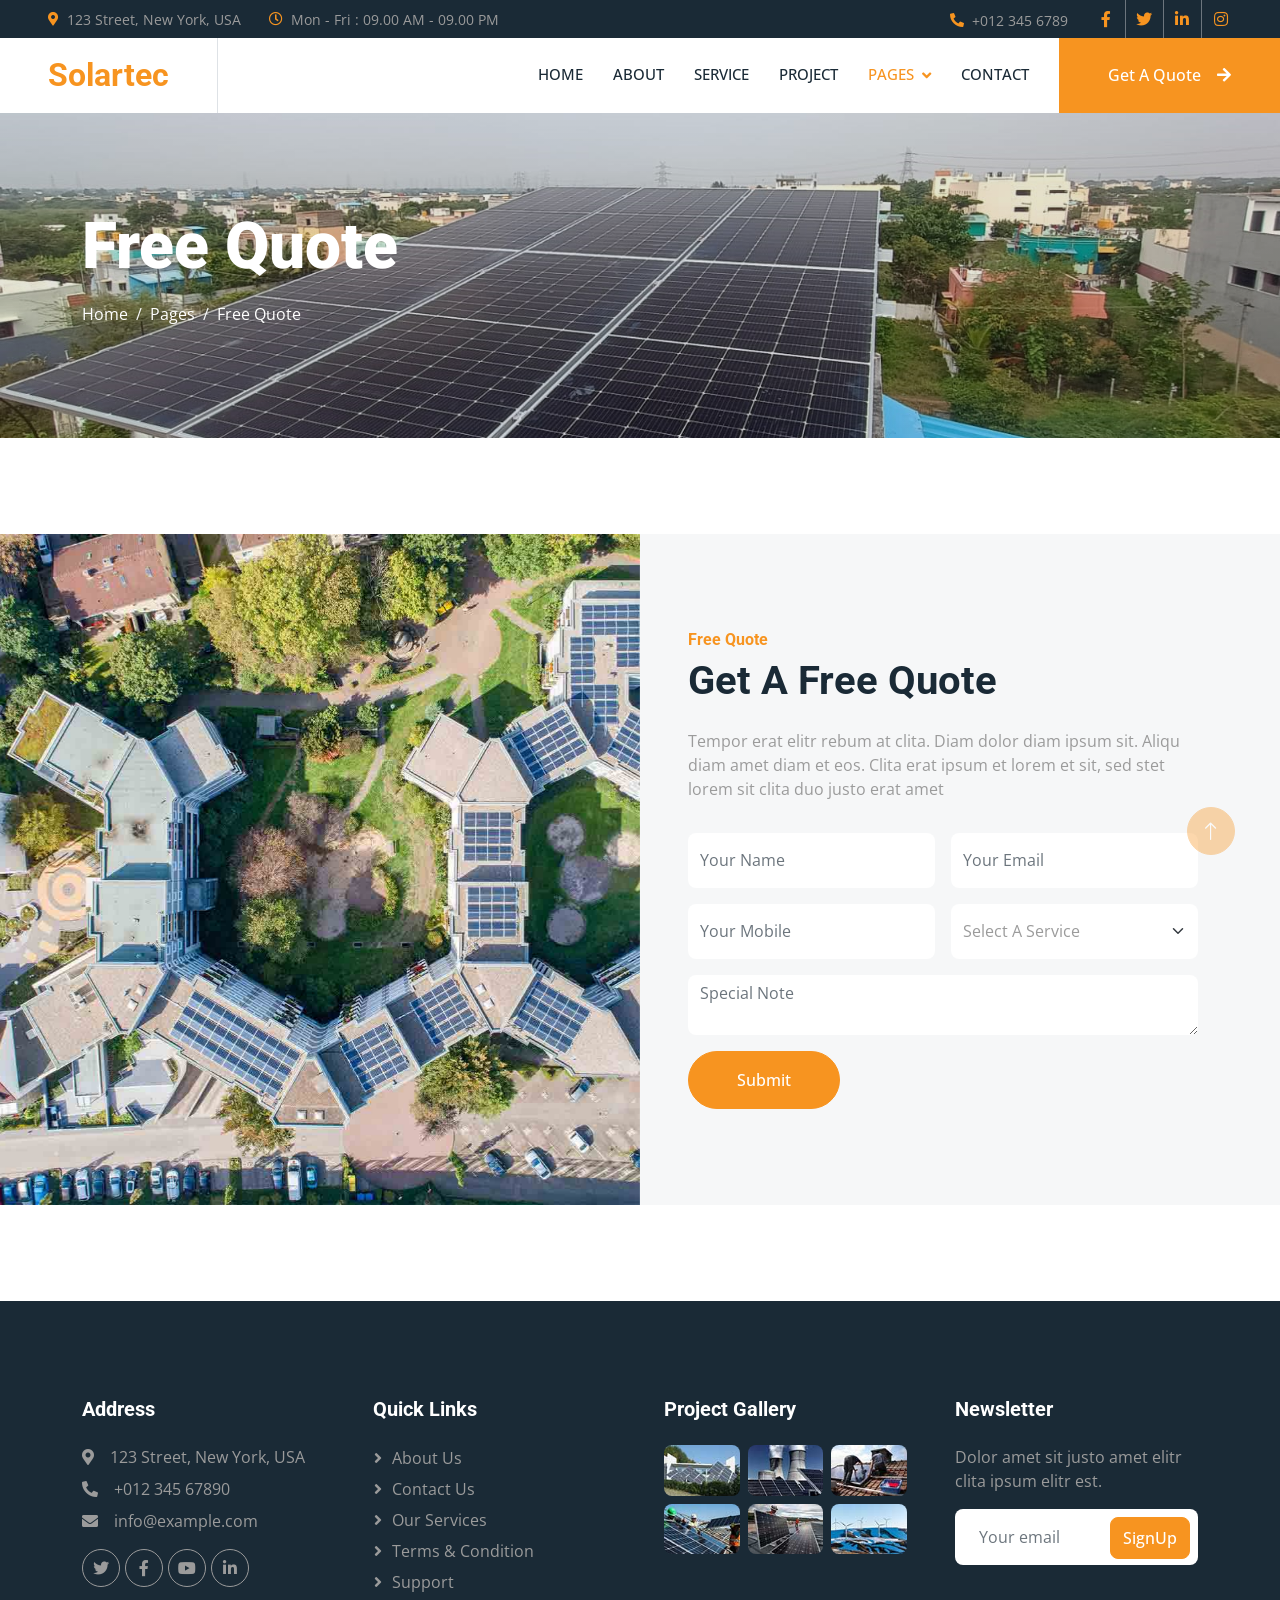
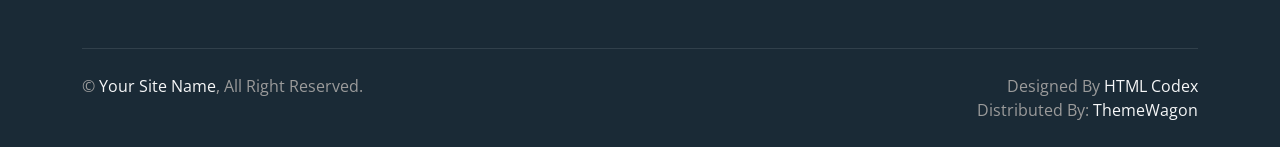
<file: quote.html>
<!DOCTYPE html>
<html lang="en">

<head>
    <meta charset="utf-8">
    <title>Solartec - Renewable Energy Website Template</title>
    <meta content="width=device-width, initial-scale=1.0" name="viewport">
    <meta content="" name="keywords">
    <meta content="" name="description">

    <!-- Favicon -->
    <link href="img/favicon.ico" rel="icon">

    <!-- Google Web Fonts -->
    <link rel="preconnect" href="https://fonts.googleapis.com">
    <link rel="preconnect" href="https://fonts.gstatic.com" crossorigin>
    <link href="https://fonts.googleapis.com/css2?family=Open+Sans:wght@400;500&family=Roboto:wght@500;700;900&display=swap" rel="stylesheet"> 

    <!-- Icon Font Stylesheet -->
    <link href="https://cdnjs.cloudflare.com/ajax/libs/font-awesome/5.10.0/css/all.min.css" rel="stylesheet">
    <link href="https://cdn.jsdelivr.net/npm/bootstrap-icons@1.4.1/font/bootstrap-icons.css" rel="stylesheet">

    <!-- Libraries Stylesheet -->
    <link href="lib/animate/animate.min.css" rel="stylesheet">
    <link href="lib/owlcarousel/assets/owl.carousel.min.css" rel="stylesheet">
    <link href="lib/lightbox/css/lightbox.min.css" rel="stylesheet">

    <!-- Customized Bootstrap Stylesheet -->
    <link href="css/bootstrap.min.css" rel="stylesheet">

    <!-- Template Stylesheet -->
    <link href="css/style.css" rel="stylesheet">
</head>

<body>
    <!-- Spinner Start -->
    <div id="spinner" class="show bg-white position-fixed translate-middle w-100 vh-100 top-50 start-50 d-flex align-items-center justify-content-center">
        <div class="spinner-border text-primary" style="width: 3rem; height: 3rem;" role="status">
            <span class="sr-only">Loading...</span>
        </div>
    </div>
    <!-- Spinner End -->


    <!-- Topbar Start -->
    <div class="container-fluid bg-dark p-0">
        <div class="row gx-0 d-none d-lg-flex">
            <div class="col-lg-7 px-5 text-start">
                <div class="h-100 d-inline-flex align-items-center me-4">
                    <small class="fa fa-map-marker-alt text-primary me-2"></small>
                    <small>123 Street, New York, USA</small>
                </div>
                <div class="h-100 d-inline-flex align-items-center">
                    <small class="far fa-clock text-primary me-2"></small>
                    <small>Mon - Fri : 09.00 AM - 09.00 PM</small>
                </div>
            </div>
            <div class="col-lg-5 px-5 text-end">
                <div class="h-100 d-inline-flex align-items-center me-4">
                    <small class="fa fa-phone-alt text-primary me-2"></small>
                    <small>+012 345 6789</small>
                </div>
                <div class="h-100 d-inline-flex align-items-center mx-n2">
                    <a class="btn btn-square btn-link rounded-0 border-0 border-end border-secondary" href=""><i class="fab fa-facebook-f"></i></a>
                    <a class="btn btn-square btn-link rounded-0 border-0 border-end border-secondary" href=""><i class="fab fa-twitter"></i></a>
                    <a class="btn btn-square btn-link rounded-0 border-0 border-end border-secondary" href=""><i class="fab fa-linkedin-in"></i></a>
                    <a class="btn btn-square btn-link rounded-0" href=""><i class="fab fa-instagram"></i></a>
                </div>
            </div>
        </div>
    </div>
    <!-- Topbar End -->


    <!-- Navbar Start -->
    <nav class="navbar navbar-expand-lg bg-white navbar-light sticky-top p-0">
        <a href="index.html" class="navbar-brand d-flex align-items-center border-end px-4 px-lg-5">
            <h2 class="m-0 text-primary">Solartec</h2>
        </a>
        <button type="button" class="navbar-toggler me-4" data-bs-toggle="collapse" data-bs-target="#navbarCollapse">
            <span class="navbar-toggler-icon"></span>
        </button>
        <div class="collapse navbar-collapse" id="navbarCollapse">
            <div class="navbar-nav ms-auto p-4 p-lg-0">
                <a href="index.html" class="nav-item nav-link">Home</a>
                <a href="about.html" class="nav-item nav-link">About</a>
                <a href="service.html" class="nav-item nav-link">Service</a>
                <a href="project.html" class="nav-item nav-link">Project</a>
                <div class="nav-item dropdown">
                    <a href="#" class="nav-link dropdown-toggle active" data-bs-toggle="dropdown">Pages</a>
                    <div class="dropdown-menu bg-light m-0">
                        <a href="feature.html" class="dropdown-item">Feature</a>
                        <a href="quote.html" class="dropdown-item active">Free Quote</a>
                        <a href="team.html" class="dropdown-item">Our Team</a>
                        <a href="testimonial.html" class="dropdown-item">Testimonial</a>
                        <a href="404.html" class="dropdown-item">404 Page</a>
                    </div>
                </div>
                <a href="contact.html" class="nav-item nav-link">Contact</a>
            </div>
            <a href="" class="btn btn-primary rounded-0 py-4 px-lg-5 d-none d-lg-block">Get A Quote<i class="fa fa-arrow-right ms-3"></i></a>
        </div>
    </nav>
    <!-- Navbar End -->


    <!-- Page Header Start -->
    <div class="container-fluid page-header py-5 mb-5">
        <div class="container py-5">
            <h1 class="display-3 text-white mb-3 animated slideInDown">Free Quote</h1>
            <nav aria-label="breadcrumb animated slideInDown">
                <ol class="breadcrumb">
                    <li class="breadcrumb-item"><a class="text-white" href="#">Home</a></li>
                    <li class="breadcrumb-item"><a class="text-white" href="#">Pages</a></li>
                    <li class="breadcrumb-item text-white active" aria-current="page">Free Quote</li>
                </ol>
            </nav>
        </div>
    </div>
    <!-- Page Header End -->


    <!-- Quote Start -->
    <div class="container-fluid bg-light overflow-hidden px-lg-0" style="margin: 6rem 0;">
        <div class="container quote px-lg-0">
            <div class="row g-0 mx-lg-0">
                <div class="col-lg-6 ps-lg-0 wow fadeIn" data-wow-delay="0.1s" style="min-height: 400px;">
                    <div class="position-relative h-100">
                        <img class="position-absolute img-fluid w-100 h-100" src="img/quote.jpg" style="object-fit: cover;" alt="">
                    </div>
                </div>
                <div class="col-lg-6 quote-text py-5 wow fadeIn" data-wow-delay="0.5s">
                    <div class="p-lg-5 pe-lg-0">
                        <h6 class="text-primary">Free Quote</h6>
                        <h1 class="mb-4">Get A Free Quote</h1>
                        <p class="mb-4 pb-2">Tempor erat elitr rebum at clita. Diam dolor diam ipsum sit. Aliqu diam amet diam et eos. Clita erat ipsum et lorem et sit, sed stet lorem sit clita duo justo erat amet</p>
                        <form>
                            <div class="row g-3">
                                <div class="col-12 col-sm-6">
                                    <input type="text" class="form-control border-0" placeholder="Your Name" style="height: 55px;">
                                </div>
                                <div class="col-12 col-sm-6">
                                    <input type="email" class="form-control border-0" placeholder="Your Email" style="height: 55px;">
                                </div>
                                <div class="col-12 col-sm-6">
                                    <input type="text" class="form-control border-0" placeholder="Your Mobile" style="height: 55px;">
                                </div>
                                <div class="col-12 col-sm-6">
                                    <select class="form-select border-0" style="height: 55px;">
                                        <option selected>Select A Service</option>
                                        <option value="1">Service 1</option>
                                        <option value="2">Service 2</option>
                                        <option value="3">Service 3</option>
                                    </select>
                                </div>
                                <div class="col-12">
                                    <textarea class="form-control border-0" placeholder="Special Note"></textarea>
                                </div>
                                <div class="col-12">
                                    <button class="btn btn-primary rounded-pill py-3 px-5" type="submit">Submit</button>
                                </div>
                            </div>
                        </form>
                    </div>
                </div>
            </div>
        </div>
    </div>
    <!-- Quote End -->
        

    <!-- Footer Start -->
    <div class="container-fluid bg-dark text-body footer mt-5 pt-5 wow fadeIn" data-wow-delay="0.1s">
        <div class="container py-5">
            <div class="row g-5">
                <div class="col-lg-3 col-md-6">
                    <h5 class="text-white mb-4">Address</h5>
                    <p class="mb-2"><i class="fa fa-map-marker-alt me-3"></i>123 Street, New York, USA</p>
                    <p class="mb-2"><i class="fa fa-phone-alt me-3"></i>+012 345 67890</p>
                    <p class="mb-2"><i class="fa fa-envelope me-3"></i>info@example.com</p>
                    <div class="d-flex pt-2">
                        <a class="btn btn-square btn-outline-light btn-social" href=""><i class="fab fa-twitter"></i></a>
                        <a class="btn btn-square btn-outline-light btn-social" href=""><i class="fab fa-facebook-f"></i></a>
                        <a class="btn btn-square btn-outline-light btn-social" href=""><i class="fab fa-youtube"></i></a>
                        <a class="btn btn-square btn-outline-light btn-social" href=""><i class="fab fa-linkedin-in"></i></a>
                    </div>
                </div>
                <div class="col-lg-3 col-md-6">
                    <h5 class="text-white mb-4">Quick Links</h5>
                    <a class="btn btn-link" href="">About Us</a>
                    <a class="btn btn-link" href="">Contact Us</a>
                    <a class="btn btn-link" href="">Our Services</a>
                    <a class="btn btn-link" href="">Terms & Condition</a>
                    <a class="btn btn-link" href="">Support</a>
                </div>
                <div class="col-lg-3 col-md-6">
                    <h5 class="text-white mb-4">Project Gallery</h5>
                    <div class="row g-2">
                        <div class="col-4">
                            <img class="img-fluid rounded" src="img/gallery-1.jpg" alt="">
                        </div>
                        <div class="col-4">
                            <img class="img-fluid rounded" src="img/gallery-2.jpg" alt="">
                        </div>
                        <div class="col-4">
                            <img class="img-fluid rounded" src="img/gallery-3.jpg" alt="">
                        </div>
                        <div class="col-4">
                            <img class="img-fluid rounded" src="img/gallery-4.jpg" alt="">
                        </div>
                        <div class="col-4">
                            <img class="img-fluid rounded" src="img/gallery-5.jpg" alt="">
                        </div>
                        <div class="col-4">
                            <img class="img-fluid rounded" src="img/gallery-6.jpg" alt="">
                        </div>
                    </div>
                </div>
                <div class="col-lg-3 col-md-6">
                    <h5 class="text-white mb-4">Newsletter</h5>
                    <p>Dolor amet sit justo amet elitr clita ipsum elitr est.</p>
                    <div class="position-relative mx-auto" style="max-width: 400px;">
                        <input class="form-control border-0 w-100 py-3 ps-4 pe-5" type="text" placeholder="Your email">
                        <button type="button" class="btn btn-primary py-2 position-absolute top-0 end-0 mt-2 me-2">SignUp</button>
                    </div>
                </div>
            </div>
        </div>
        <div class="container">
            <div class="copyright">
                <div class="row">
                    <div class="col-md-6 text-center text-md-start mb-3 mb-md-0">
                        &copy; <a href="#">Your Site Name</a>, All Right Reserved.
                    </div>
                    <div class="col-md-6 text-center text-md-end">
                        <!--/*** This template is free as long as you keep the footer author’s credit link/attribution link/backlink. If you'd like to use the template without the footer author’s credit link/attribution link/backlink, you can purchase the Credit Removal License from "https://htmlcodex.com/credit-removal". Thank you for your support. ***/-->
                        Designed By <a href="https://htmlcodex.com">HTML Codex</a>
                        <br>Distributed By: <a href="https://themewagon.com" target="_blank">ThemeWagon</a>
                    </div>
                </div>
            </div>
        </div>
    </div>
    <!-- Footer End -->


    <!-- Back to Top -->
    <a href="#" class="btn btn-lg btn-primary btn-lg-square rounded-circle back-to-top"><i class="bi bi-arrow-up"></i></a>


    <!-- JavaScript Libraries -->
    <script src="https://code.jquery.com/jquery-3.4.1.min.js"></script>
    <script src="https://cdn.jsdelivr.net/npm/bootstrap@5.0.0/dist/js/bootstrap.bundle.min.js"></script>
    <script src="lib/wow/wow.min.js"></script>
    <script src="lib/easing/easing.min.js"></script>
    <script src="lib/waypoints/waypoints.min.js"></script>
    <script src="lib/counterup/counterup.min.js"></script>
    <script src="lib/owlcarousel/owl.carousel.min.js"></script>
    <script src="lib/isotope/isotope.pkgd.min.js"></script>
    <script src="lib/lightbox/js/lightbox.min.js"></script>

    <!-- Template Javascript -->
    <script src="js/main.js"></script>
</body>

</html>
</file>
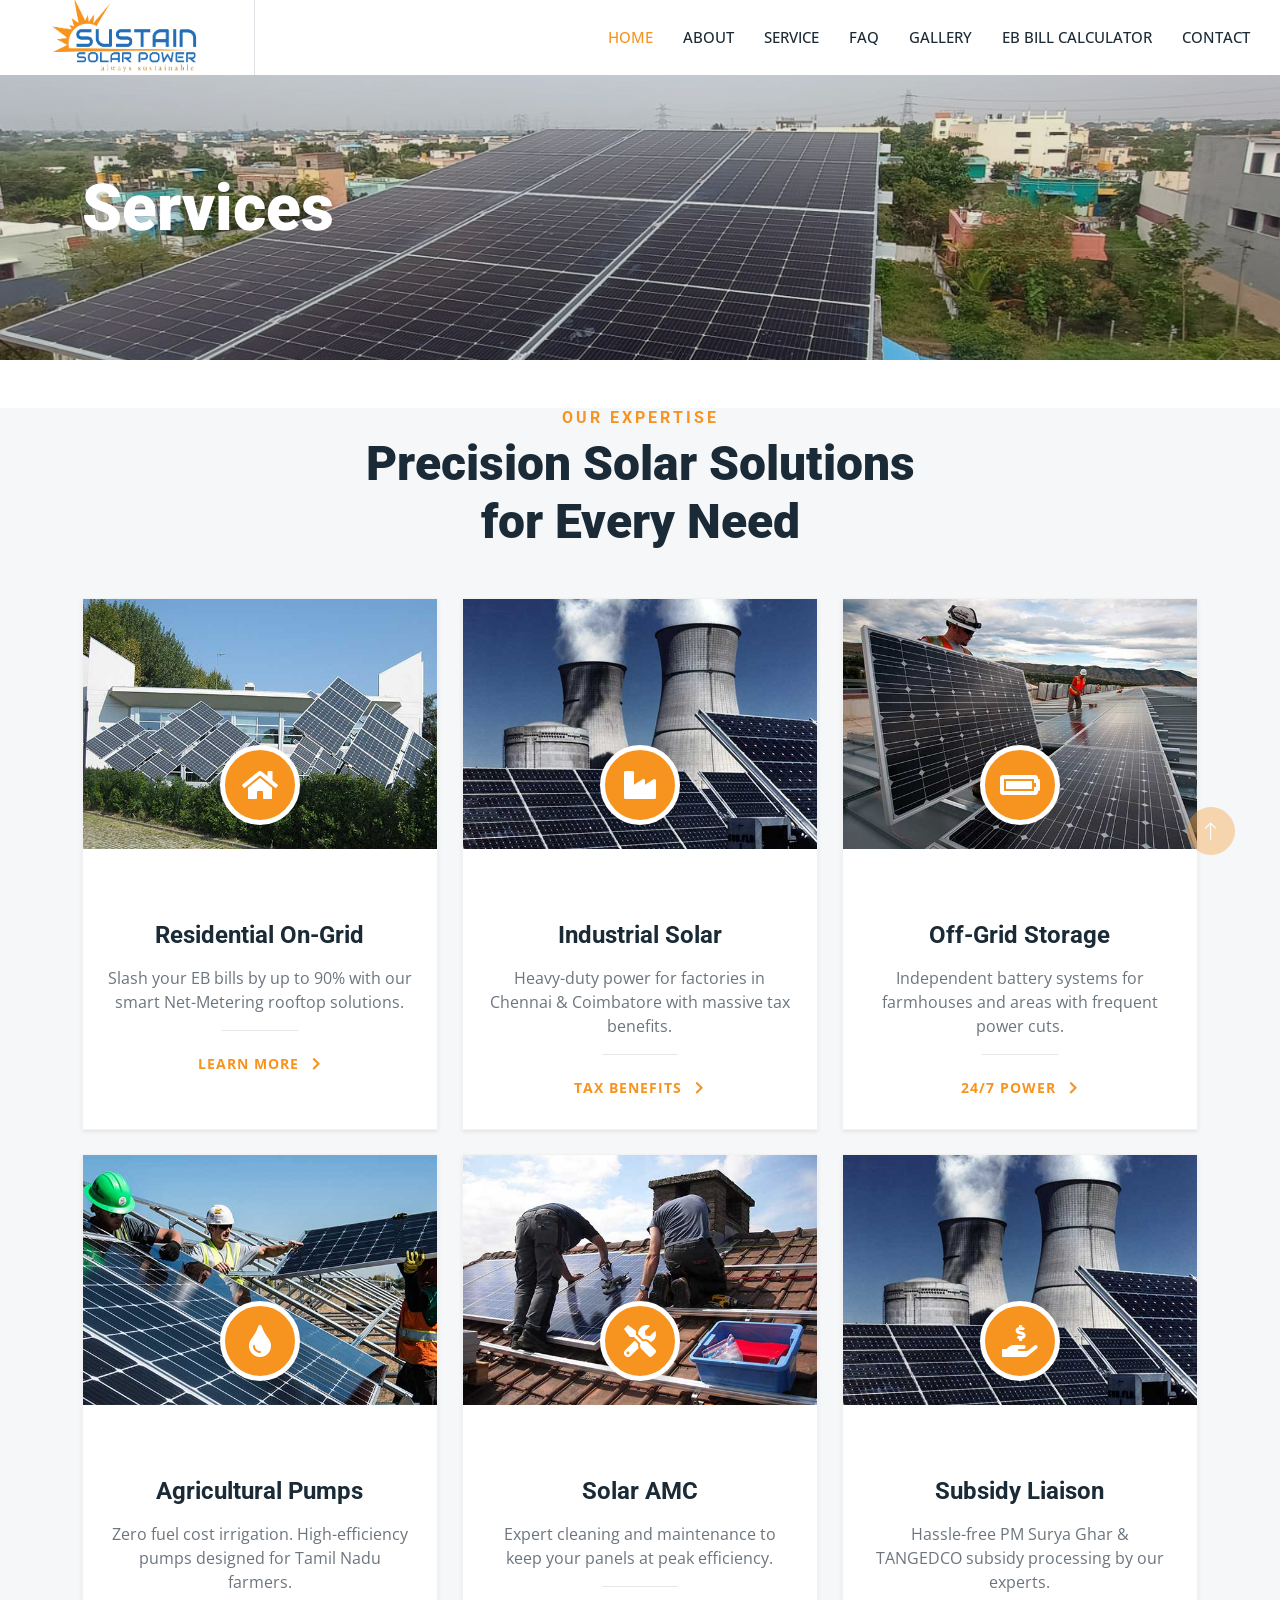
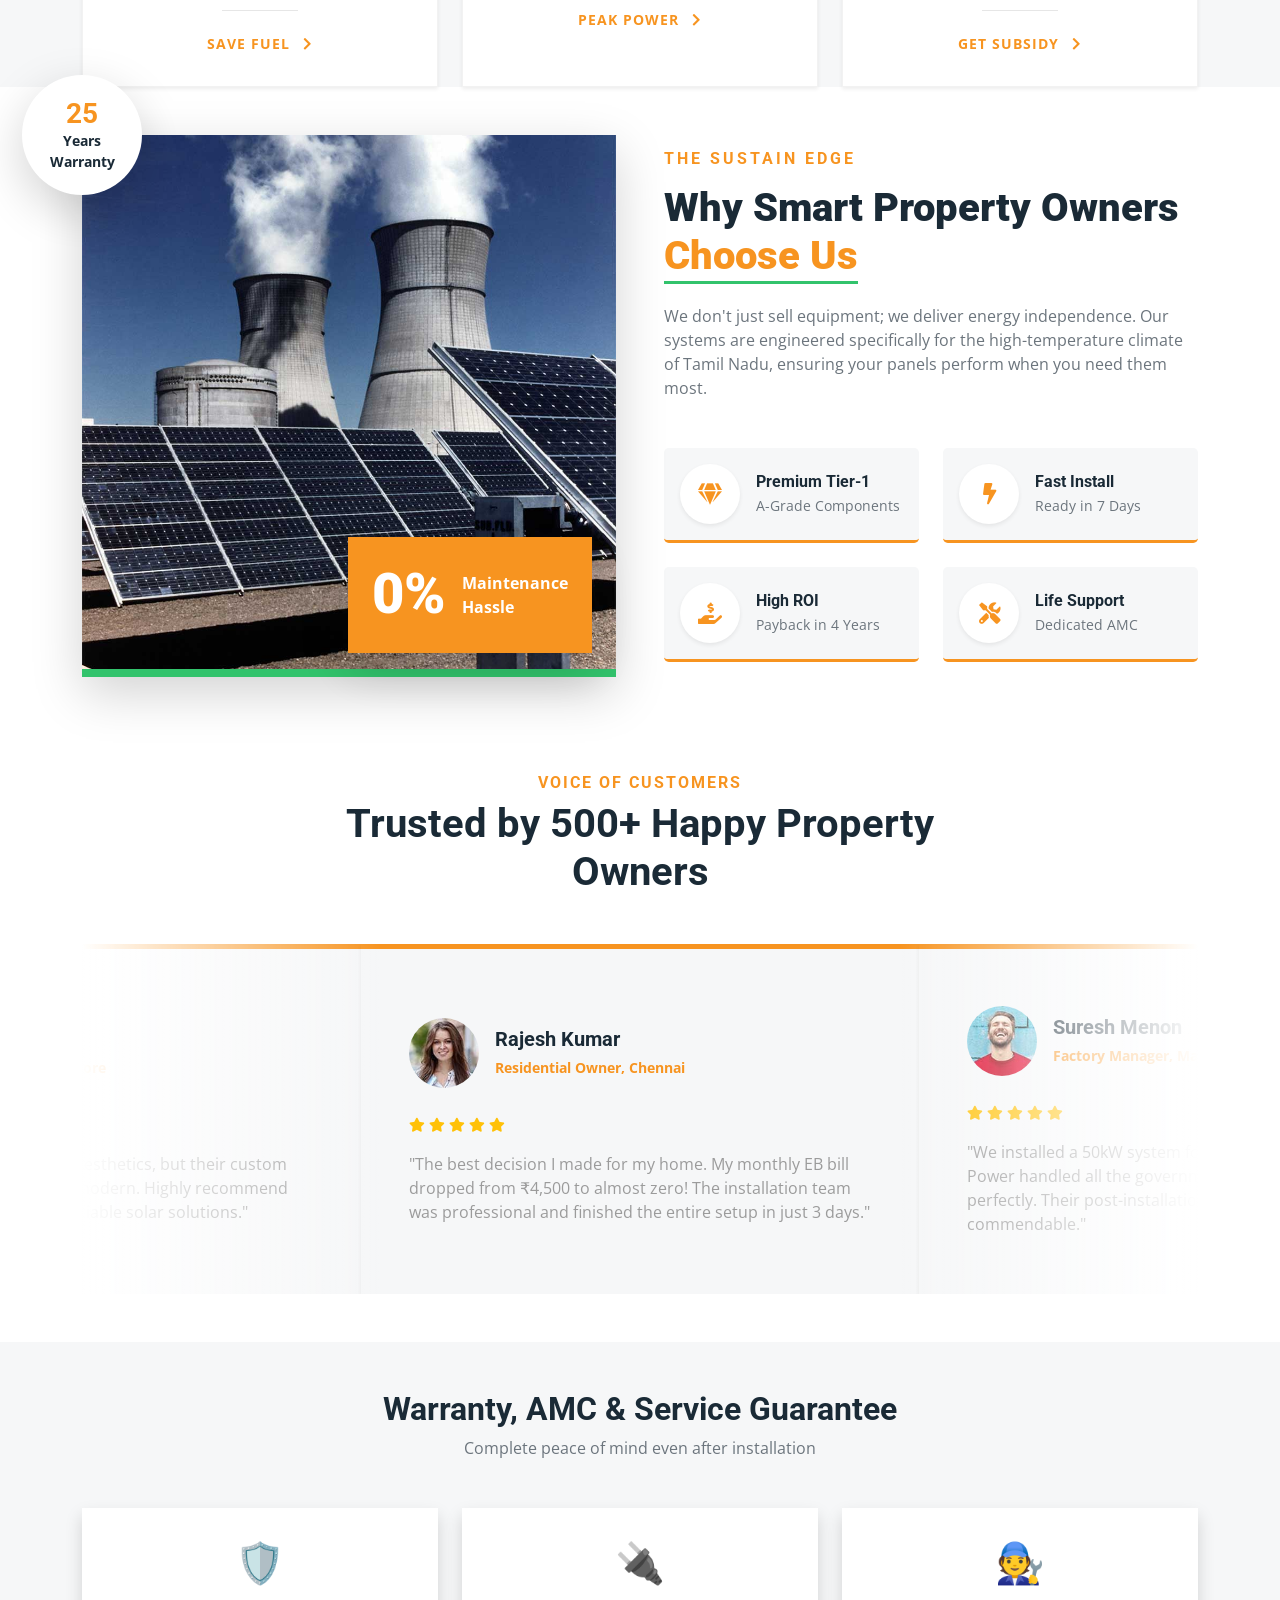
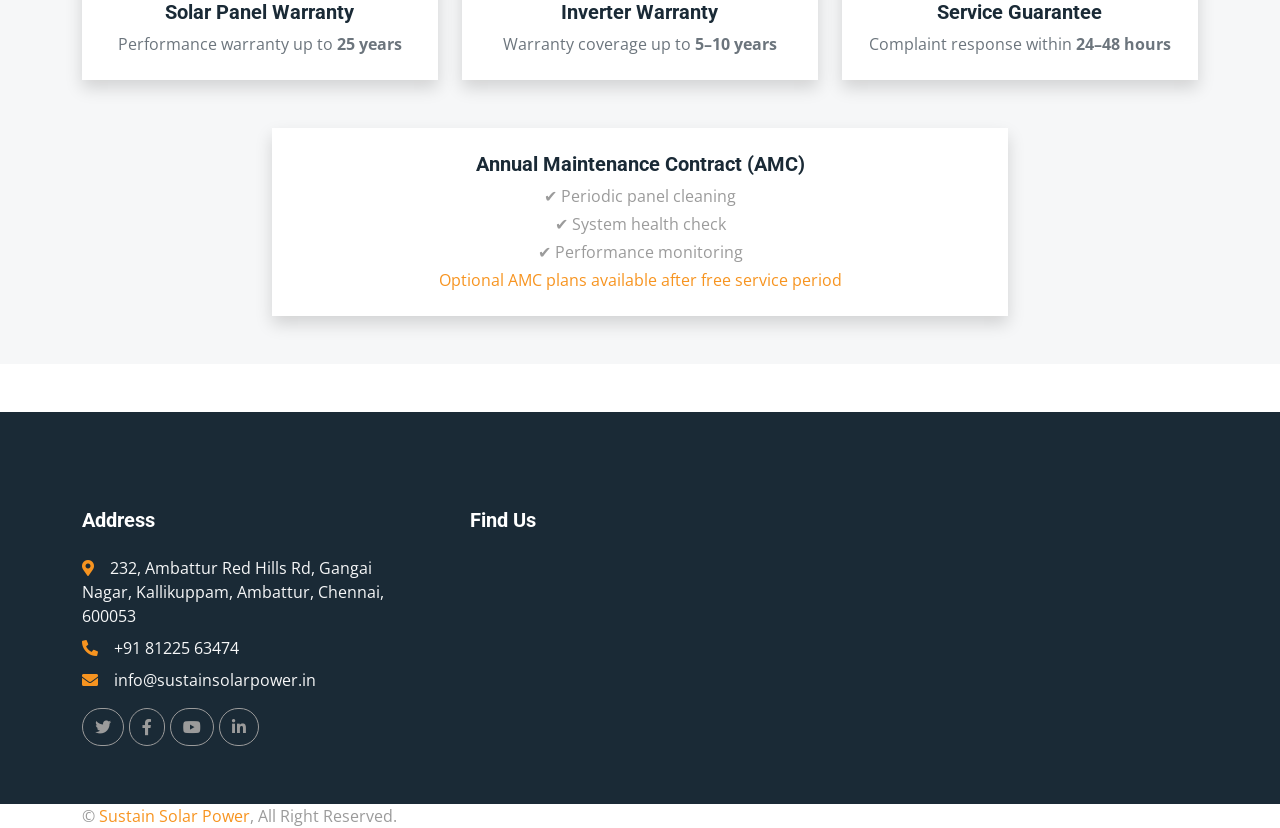
<file: service.html>
<!DOCTYPE html>
<html lang="en">

<head>
    <meta charset="utf-8">
    <title>Sustain Solar Power</title>
    <meta content="width=device-width, initial-scale=1.0" name="viewport">
    <meta content="" name="keywords">
    <meta content="" name="description">

    <!-- Favicon -->
    <link href="img/favicon.ico" rel="icon">

    <!-- Google Web Fonts -->
    <link rel="preconnect" href="https://fonts.googleapis.com">
    <link rel="preconnect" href="https://fonts.gstatic.com" crossorigin>
    <link href="https://fonts.googleapis.com/css2?family=Open+Sans:wght@400;500&family=Roboto:wght@500;700;900&display=swap" rel="stylesheet"> 

    <!-- Icon Font Stylesheet -->
    <link href="https://cdnjs.cloudflare.com/ajax/libs/font-awesome/5.10.0/css/all.min.css" rel="stylesheet">
    <link href="https://cdn.jsdelivr.net/npm/bootstrap-icons@1.4.1/font/bootstrap-icons.css" rel="stylesheet">

    <!-- Libraries Stylesheet -->
    <link href="lib/animate/animate.min.css" rel="stylesheet">
    <link href="lib/owlcarousel/assets/owl.carousel.min.css" rel="stylesheet">
    <link href="lib/lightbox/css/lightbox.min.css" rel="stylesheet">

    <!-- Customized Bootstrap Stylesheet -->
    <link href="css/bootstrap.min.css" rel="stylesheet">

    <!-- Template Stylesheet -->
    <link href="css/style.css" rel="stylesheet">
</head>

<body>
    <!-- Spinner Start -->
    <div id="spinner"
         class="show bg-white position-fixed translate-middle w-100 vh-100 top-50 start-50 d-flex flex-column align-items-center justify-content-center">

        <img src="img/logo.png" alt="Loading" class="loader-logo">

    </div>
    <style>
        #spinner {
            z-index: 9999;
        }

            #spinner .loader-logo {
                width: 300px;
                animation: spinPulse 4.6s ease-in-out infinite;
            }

            /* Text without extra HTML */
            #spinner::after {
                content: "Loading...";
                margin-top: 12px;
                font-size: 14px;
                color: #6c757d;
                letter-spacing: 1px;
            }
    </style>
    <script>window.addEventListener("load", function () {
        const spinner = document.getElementById("spinner");
        spinner.classList.remove("show");
        spinner.style.opacity = "0";
        spinner.style.transition = "opacity .4s ease";

        setTimeout(() => {
            spinner.style.display = "none";
        }, 400);
    });</script>

    <!-- Spinner End -->
    <!-- Topbar Start -->
    <!-- <div class="container-fluid bg-dark p-0">
        <div class="row gx-0 d-none d-lg-flex">
            <div class="col-lg-7 px-5 text-start">
                <div class="h-100 d-inline-flex align-items-center me-4">
                    <small class="fa fa-map-marker-alt text-primary me-2"></small>
                    <small>123 Street, New York, USA</small>
                </div>
                <div class="h-100 d-inline-flex align-items-center">
                    <small class="far fa-clock text-primary me-2"></small>
                    <small>Mon - Fri : 09.00 AM - 09.00 PM</small>
                </div>
            </div>
            <div class="col-lg-5 px-5 text-end">
                <div class="h-100 d-inline-flex align-items-center me-4">
                    <small class="fa fa-phone-alt text-primary me-2"></small>
                    <small>+012 345 6789</small>
                </div>
                <div class="h-100 d-inline-flex align-items-center mx-n2">
                    <a class="btn btn-square btn-link rounded-0 border-0 border-end border-secondary" href=""><i class="fab fa-facebook-f"></i></a>
                    <a class="btn btn-square btn-link rounded-0 border-0 border-end border-secondary" href=""><i class="fab fa-twitter"></i></a>
                    <a class="btn btn-square btn-link rounded-0 border-0 border-end border-secondary" href=""><i class="fab fa-linkedin-in"></i></a>
                    <a class="btn btn-square btn-link rounded-0" href=""><i class="fab fa-instagram"></i></a>
                </div>
            </div>
        </div>
    </div> -->
    <!-- Topbar End -->
    <!-- Navbar Start -->
    <nav class="navbar navbar-expand-lg bg-white navbar-light sticky-top p-0">
        <!--  <a href="index.html" class="navbar-brand d-flex align-items-center border-end px-4 px-lg-5">
             <h2 class="m-0 text-primary">SusTain Solar</h2> -->
        </a>
        <a href="index.html" class="navbar-brand d-flex align-items-center border-end px-4 px-lg-5">
            <img src="img\logo.png" alt="SusTain Solar Logo" style="max-height: 80px;">
        </a>
        <button type="button" class="navbar-toggler me-4" data-bs-toggle="collapse" data-bs-target="#navbarCollapse">
            <span class="navbar-toggler-icon"></span>
        </button>
        <div class="collapse navbar-collapse" id="navbarCollapse">
            <div class="navbar-nav ms-auto p-4 p-lg-0">
                <a href="index.html" class="nav-item nav-link active">Home</a>
                <a href="about.html" class="nav-item nav-link">About</a>
                <a href="service.html" class="nav-item nav-link">Service</a>

                <a href="faq.html" class="nav-item nav-link">FAQ</a>

                <a href="gallery.html" class="nav-item nav-link">Gallery</a>
                <a href="EBBillCalculator.html.html" class="nav-item nav-link">EB Bill Calculator</a>
                <!--<a href="project.html" class="nav-item nav-link">Project</a>-->
                <a href="contact.html" class="nav-item nav-link">Contact</a>
                <!--<div class="nav-item dropdown">
        <a href="#" class="nav-link dropdown-toggle" data-bs-toggle="dropdown">Pages</a>
        <div class="dropdown-menu bg-light m-0">
            <a href="feature.html" class="dropdown-item">Feature</a>
            <a href="quote.html" class="dropdown-item">Free Quote</a>
            <a href="team.html" class="dropdown-item">Our Team</a>
            <a href="testimonial.html" class="dropdown-item">Testimonial</a>
            <a href="404.html" class="dropdown-item">404 Page</a>
        </div>
    </div>-->
                <!--<a href="#FAQ1" class="nav-item nav-link">FAQ</a>
    <a href="#contactus" class="nav-item nav-link">Contact</a>


    <a href="#EBBILL" class="nav-item nav-link">EB Bill Calculator</a>-->


            </div>
            <!--<a href="#solarFormm" class="btn btn-primary rounded-0 py-4 px-lg-5 d-none d-lg-block">Get A Quote<i class="fa fa-arrow-right ms-3"></i></a>-->
        </div>
    </nav>
    <!-- Navbar End -->
    <!-- Page Header Start -->
    <div class="container-fluid page-header py-5 mb-5">
        <div class="container py-5">
            <h1 class="display-3 text-white mb-3 animated slideInDown">Services</h1>
            <!--<nav aria-label="breadcrumb animated slideInDown">
                <ol class="breadcrumb">
                    <li class="breadcrumb-item"><a class="text-white" href="#">Home</a></li>
                    <li class="breadcrumb-item"><a class="text-white" href="#">Pages</a></li>
                    <li class="breadcrumb-item text-white active" aria-current="page">Services</li>
                </ol>
            </nav>-->
        </div>
    </div>
    <!-- Page Header End -->
    <!-- Service Start -->
    <div class="container-xxl py-6 bg-light">
        <div class="container">
            <div class="text-center mx-auto mb-5 wow fadeInUp" data-wow-delay="0.1s" style="max-width: 600px;">
                <h6 class="text-primary text-uppercase fw-bold" style="letter-spacing: 3px;">Our Expertise</h6>
                <h1 class="display-5 mb-4">Precision Solar Solutions for Every Need</h1>
            </div>
            <div class="row g-4">
                <div class="col-lg-4 col-md-6 wow fadeInUp" data-wow-delay="0.1s">
                    <div class="service-card position-relative overflow-hidden h-100 shadow-sm bg-white rounded-4">
                        <div class="overflow-hidden">
                            <img class="img-fluid transition-img" src="img/img-600x400-1.jpg" alt="Residential Solar">
                        </div>
                        <div class="p-4 text-center">
                            <div class="service-badge bg-primary text-white rounded-circle shadow">
                                <i class="fa fa-home fa-2x"></i>
                            </div>
                            <h4 class="mt-5 mb-3">Residential On-Grid</h4>
                            <p class="text-muted">Slash your EB bills by up to 90% with our smart Net-Metering rooftop solutions.</p>
                            <hr class="w-25 mx-auto border-primary border-2">
                            <a href="" class="btn btn-link text-primary fw-bold text-uppercase">Learn More <i class="fa fa-chevron-right ms-2"></i></a>
                        </div>
                    </div>
                </div>

                <div class="col-lg-4 col-md-6 wow fadeInUp" data-wow-delay="0.3s">
                    <div class="service-card position-relative overflow-hidden h-100 shadow-sm bg-white rounded-4">
                        <div class="overflow-hidden">
                            <img class="img-fluid transition-img" src="img/img-600x400-6.jpg" alt="Industrial Solar">
                        </div>
                        <div class="p-4 text-center">
                            <div class="service-badge bg-primary text-white rounded-circle shadow">
                                <i class="fa fa-industry fa-2x"></i>
                            </div>
                            <h4 class="mt-5 mb-3">Industrial Solar</h4>
                            <p class="text-muted">Heavy-duty power for factories in Chennai & Coimbatore with massive tax benefits.</p>
                            <hr class="w-25 mx-auto border-primary border-2">
                            <a href="" class="btn btn-link text-primary fw-bold text-uppercase">Tax Benefits <i class="fa fa-chevron-right ms-2"></i></a>
                        </div>
                    </div>
                </div>

                <div class="col-lg-4 col-md-6 wow fadeInUp" data-wow-delay="0.5s">
                    <div class="service-card position-relative overflow-hidden h-100 shadow-sm bg-white rounded-4">
                        <div class="overflow-hidden">
                            <img class="img-fluid transition-img" src="img/img-600x400-3.jpg" alt="Battery Systems">
                        </div>
                        <div class="p-4 text-center">
                            <div class="service-badge bg-primary text-white rounded-circle shadow">
                                <i class="fa fa-battery-full fa-2x"></i>
                            </div>
                            <h4 class="mt-5 mb-3">Off-Grid Storage</h4>
                            <p class="text-muted">Independent battery systems for farmhouses and areas with frequent power cuts.</p>
                            <hr class="w-25 mx-auto border-primary border-2">
                            <a href="" class="btn btn-link text-primary fw-bold text-uppercase">24/7 Power <i class="fa fa-chevron-right ms-2"></i></a>
                        </div>
                    </div>
                </div>

                <div class="col-lg-4 col-md-6 wow fadeInUp" data-wow-delay="0.1s">
                    <div class="service-card position-relative overflow-hidden h-100 shadow-sm bg-white rounded-4">
                        <div class="overflow-hidden">
                            <img class="img-fluid transition-img" src="img/img-600x400-4.jpg" alt="Solar Pumps">
                        </div>
                        <div class="p-4 text-center">
                            <div class="service-badge bg-primary text-white rounded-circle shadow">
                                <i class="fa fa-tint fa-2x"></i>
                            </div>
                            <h4 class="mt-5 mb-3">Agricultural Pumps</h4>
                            <p class="text-muted">Zero fuel cost irrigation. High-efficiency pumps designed for Tamil Nadu farmers.</p>
                            <hr class="w-25 mx-auto border-primary border-2">
                            <a href="" class="btn btn-link text-primary fw-bold text-uppercase">Save Fuel <i class="fa fa-chevron-right ms-2"></i></a>
                        </div>
                    </div>
                </div>

                <div class="col-lg-4 col-md-6 wow fadeInUp" data-wow-delay="0.3s">
                    <div class="service-card position-relative overflow-hidden h-100 shadow-sm bg-white rounded-4">
                        <div class="overflow-hidden">
                            <img class="img-fluid transition-img" src="img/img-600x400-5.jpg" alt="Maintenance">
                        </div>
                        <div class="p-4 text-center">
                            <div class="service-badge bg-primary text-white rounded-circle shadow">
                                <i class="fa fa-tools fa-2x"></i>
                            </div>
                            <h4 class="mt-5 mb-3">Solar AMC</h4>
                            <p class="text-muted">Expert cleaning and maintenance to keep your panels at peak efficiency.</p>
                            <hr class="w-25 mx-auto border-primary border-2">
                            <a href="" class="btn btn-link text-primary fw-bold text-uppercase">Peak Power <i class="fa fa-chevron-right ms-2"></i></a>
                        </div>
                    </div>
                </div>

                <div class="col-lg-4 col-md-6 wow fadeInUp" data-wow-delay="0.5s">
                    <div class="service-card position-relative overflow-hidden h-100 shadow-sm bg-white rounded-4">
                        <div class="overflow-hidden">
                            <img class="img-fluid transition-img" src="img/img-600x400-6.jpg" alt="Subsidy">
                        </div>
                        <div class="p-4 text-center">
                            <div class="service-badge bg-primary text-white rounded-circle shadow">
                                <i class="fa fa-hand-holding-usd fa-2x"></i>
                            </div>
                            <h4 class="mt-5 mb-3">Subsidy Liaison</h4>
                            <p class="text-muted">Hassle-free PM Surya Ghar & TANGEDCO subsidy processing by our experts.</p>
                            <hr class="w-25 mx-auto border-primary border-2">
                            <a href="" class="btn btn-link text-primary fw-bold text-uppercase">Get Subsidy <i class="fa fa-chevron-right ms-2"></i></a>
                        </div>
                    </div>
                </div>
            </div>
        </div>
    </div>

    <style>
        .service-card {
            transition: all 0.4s ease;
            border: 1px solid rgba(0,0,0,0.05);
        }

            .service-card:hover {
                transform: translateY(-10px);
                box-shadow: 0 15px 35px rgba(0,0,0,0.1) !important;
            }

        .service-badge {
            width: 80px;
            height: 80px;
            display: flex;
            align-items: center;
            justify-content: center;
            position: absolute;
            top: 35%; /* Adjust based on image height */
            left: 50%;
            transform: translate(-50%, -50%);
            border: 5px solid #fff;
            z-index: 2;
        }

        .transition-img {
            transition: transform 0.6s ease;
            min-height: 250px;
            object-fit: cover;
        }

        .service-card:hover .transition-img {
            transform: scale(1.1);
        }

        .btn-link {
            text-decoration: none;
            letter-spacing: 1px;
            font-size: 0.85rem;
        }
    </style>
    <!-- Service End -->
    <!-- Feature Start -->
    <div class="container-xxl py-5">
        <div class="container">
            <div class="row g-5 align-items-center">
                <div class="col-lg-6 wow zoomIn" data-wow-delay="0.1s">
                    <div class="position-relative">
                        <img class="img-fluid rounded-4 shadow-lg" src="img/feature.jpg" alt="Solar Technology" style="border-bottom: 8px solid #32c36c;">

                        <div class="position-absolute top-0 start-0 translate-middle bg-white shadow-lg p-3 rounded-circle d-none d-md-block" style="width: 120px; height: 120px; z-index: 2;">
                            <div class="d-flex flex-column align-items-center justify-content-center h-100 text-center">
                                <h3 class="text-primary mb-0">25</h3>
                                <small class="fw-bold text-dark">Years<br>Warranty</small>
                            </div>
                        </div>

                        <div class="position-absolute bottom-0 end-0 p-4 bg-primary text-white rounded-4 shadow-lg m-4 d-none d-sm-block">
                            <div class="d-flex align-items-center">
                                <h1 class="display-4 text-white mb-0 me-3">0%</h1>
                                <p class="mb-0 fw-bold">Maintenance<br>Hassle</p>
                            </div>
                        </div>
                    </div>
                </div>

                <div class="col-lg-6 wow fadeInRight" data-wow-delay="0.3s">
                    <h6 class="text-primary text-uppercase fw-bold mb-3" style="letter-spacing: 3px;">The Sustain Edge</h6>
                    <h1 class="display-6 mb-4">Why Smart Property Owners <span class="text-primary underline">Choose Us</span></h1>
                    <p class="mb-5 text-muted">We don't just sell equipment; we deliver energy independence. Our systems are engineered specifically for the high-temperature climate of Tamil Nadu, ensuring your panels perform when you need them most.</p>

                    <div class="row g-4">
                        <div class="col-sm-6">
                            <div class="d-flex align-items-center p-3 rounded-3 bg-light border-bottom border-primary border-3 transition-hover">
                                <div class="btn-square bg-white rounded-circle shadow-sm" style="width: 60px; height: 60px;">
                                    <i class="fa fa-gem text-primary fa-lg"></i>
                                </div>
                                <div class="ms-3">
                                    <h6 class="mb-1">Premium Tier-1</h6>
                                    <p class="small mb-0 text-muted">A-Grade Components</p>
                                </div>
                            </div>
                        </div>

                        <div class="col-sm-6">
                            <div class="d-flex align-items-center p-3 rounded-3 bg-light border-bottom border-primary border-3 transition-hover">
                                <div class="btn-square bg-white rounded-circle shadow-sm" style="width: 60px; height: 60px;">
                                    <i class="fa fa-bolt text-primary fa-lg"></i>
                                </div>
                                <div class="ms-3">
                                    <h6 class="mb-1">Fast Install</h6>
                                    <p class="small mb-0 text-muted">Ready in 7 Days</p>
                                </div>
                            </div>
                        </div>

                        <div class="col-sm-6">
                            <div class="d-flex align-items-center p-3 rounded-3 bg-light border-bottom border-primary border-3 transition-hover">
                                <div class="btn-square bg-white rounded-circle shadow-sm" style="width: 60px; height: 60px;">
                                    <i class="fa fa-hand-holding-usd text-primary fa-lg"></i>
                                </div>
                                <div class="ms-3">
                                    <h6 class="mb-1">High ROI</h6>
                                    <p class="small mb-0 text-muted">Payback in 4 Years</p>
                                </div>
                            </div>
                        </div>

                        <div class="col-sm-6">
                            <div class="d-flex align-items-center p-3 rounded-3 bg-light border-bottom border-primary border-3 transition-hover">
                                <div class="btn-square bg-white rounded-circle shadow-sm" style="width: 60px; height: 60px;">
                                    <i class="fa fa-tools text-primary fa-lg"></i>
                                </div>
                                <div class="ms-3">
                                    <h6 class="mb-1">Life Support</h6>
                                    <p class="small mb-0 text-muted">Dedicated AMC</p>
                                </div>
                            </div>
                        </div>
                    </div>
                </div>
            </div>
        </div>
    </div>

    <style>
        .transition-hover {
            transition: transform 0.3s ease, box-shadow 0.3s ease;
            cursor: pointer;
        }

            .transition-hover:hover {
                transform: translateY(-5px);
                box-shadow: 0 10px 20px rgba(0,0,0,0.08);
                background-color: #ffffff !important;
            }

        .underline {
            border-bottom: 3px solid #32c36c;
            padding-bottom: 2px;
        }
    </style>
    <!-- Feature End -->
    <!-- Testimonial Start -->
    <div class="container-xxl py-5">
        <div class="container">
            <div class="text-center mx-auto mb-5 wow fadeInUp" data-wow-delay="0.1s" style="max-width: 600px;">
                <h6 class="text-primary text-uppercase fw-bold" style="letter-spacing: 2px;">Voice of Customers</h6>
                <h1 class="mb-4">Trusted by 500+ Happy Property Owners</h1>
            </div>
            <div class="owl-carousel testimonial-carousel wow fadeInUp" data-wow-delay="0.3s">
                <div class="testimonial-item bg-light rounded-4 p-4 p-lg-5 ml-2 mr-2 shadow-sm border-top border-primary border-5">
                    <div class="d-flex align-items-center mb-4">
                        <img class="img-fluid flex-shrink-0 rounded-circle" src="img/testimonial-1.jpg" style="width: 70px; height: 70px; object-fit: cover;">
                        <div class="ps-3">
                            <h5 class="mb-1">Rajesh Kumar</h5>
                            <small class="text-primary fw-bold">Residential Owner, Chennai</small>
                        </div>
                    </div>
                    <div class="mb-3">
                        <i class="fa fa-star text-warning small"></i>
                        <i class="fa fa-star text-warning small"></i>
                        <i class="fa fa-star text-warning small"></i>
                        <i class="fa fa-star text-warning small"></i>
                        <i class="fa fa-star text-warning small"></i>
                    </div>
                    <p class="fs-6 mb-0">"The best decision I made for my home. My monthly EB bill dropped from ₹4,500 to almost zero! The installation team was professional and finished the entire setup in just 3 days."</p>
                </div>

                <div class="testimonial-item bg-light rounded-4 p-4 p-lg-5 ml-2 mr-2 shadow-sm border-top border-primary border-5">
                    <div class="d-flex align-items-center mb-4">
                        <img class="img-fluid flex-shrink-0 rounded-circle" src="img/testimonial-2.jpg" style="width: 70px; height: 70px; object-fit: cover;">
                        <div class="ps-3">
                            <h5 class="mb-1">Suresh Menon</h5>
                            <small class="text-primary fw-bold">Factory Manager, Madurai</small>
                        </div>
                    </div>
                    <div class="mb-3">
                        <i class="fa fa-star text-warning small"></i>
                        <i class="fa fa-star text-warning small"></i>
                        <i class="fa fa-star text-warning small"></i>
                        <i class="fa fa-star text-warning small"></i>
                        <i class="fa fa-star text-warning small"></i>
                    </div>
                    <p class="fs-6 mb-0">"We installed a 50kW system for our unit. Sustain Solar Power handled all the government subsidy paperwork perfectly. Their post-installation service is truly commendable."</p>
                </div>

                <div class="testimonial-item bg-light rounded-4 p-4 p-lg-5 ml-2 mr-2 shadow-sm border-top border-primary border-5">
                    <div class="d-flex align-items-center mb-4">
                        <img class="img-fluid flex-shrink-0 rounded-circle" src="img/testimonial-3.jpg" style="width: 70px; height: 70px; object-fit: cover;">
                        <div class="ps-3">
                            <h5 class="mb-1">Anitha Lakshmi</h5>
                            <small class="text-primary fw-bold">Villa Owner, Coimbatore</small>
                        </div>
                    </div>
                    <div class="mb-3">
                        <i class="fa fa-star text-warning small"></i>
                        <i class="fa fa-star text-warning small"></i>
                        <i class="fa fa-star text-warning small"></i>
                        <i class="fa fa-star text-warning small"></i>
                        <i class="fa fa-star text-warning small"></i>
                    </div>
                    <p class="fs-6 mb-0">"I was worried about the roof aesthetics, but their custom layout design looks sleek and modern. Highly recommend them for anyone looking for reliable solar solutions."</p>
                </div>
            </div>
        </div>
    </div>

    <style>
        .testimonial-carousel .owl-item img {
            width: 70px;
            height: 70px;
        }

        .testimonial-item {
            transition: 0.5s;
            min-height: 350px;
            display: flex;
            flex-direction: column;
            justify-content: center;
        }

            .testimonial-item:hover {
                background: #ffffff !important;
                box-shadow: 0 1rem 3rem rgba(0,0,0,.1) !important;
                transform: translateY(-10px);
            }
    </style>
    <!-- Testimonial End -->






    <section class="py-5 bg-light" id="warranty-amc">
        <div class="container">

            <div class="text-center mb-5">
                <h2 class="fw-bold">Warranty, AMC & Service Guarantee</h2>
                <p class="text-muted">
                    Complete peace of mind even after installation
                </p>
            </div>

            <div class="row g-4 text-center">

                <!-- Panel Warranty -->
                <div class="col-md-4">
                    <div class="p-4 bg-white rounded-4 shadow h-100">
                        <div class="fs-1 mb-2">🛡️</div>
                        <h5 class="fw-semibold">Solar Panel Warranty</h5>
                        <p class="text-muted mb-0">
                            Performance warranty up to <strong>25 years</strong>
                        </p>
                    </div>
                </div>

                <!-- Inverter Warranty -->
                <div class="col-md-4">
                    <div class="p-4 bg-white rounded-4 shadow h-100">
                        <div class="fs-1 mb-2">🔌</div>
                        <h5 class="fw-semibold">Inverter Warranty</h5>
                        <p class="text-muted mb-0">
                            Warranty coverage up to <strong>5–10 years</strong>
                        </p>
                    </div>
                </div>

                <!-- Service Guarantee -->
                <div class="col-md-4">
                    <div class="p-4 bg-white rounded-4 shadow h-100">
                        <div class="fs-1 mb-2">🧑‍🔧</div>
                        <h5 class="fw-semibold">Service Guarantee</h5>
                        <p class="text-muted mb-0">
                            Complaint response within <strong>24–48 hours</strong>
                        </p>
                    </div>
                </div>

            </div>

            <!-- AMC -->
            <div class="row justify-content-center mt-5">
                <div class="col-lg-8">
                    <div class="p-4 bg-white rounded-4 shadow text-center">
                        <h5 class="fw-bold mb-2">Annual Maintenance Contract (AMC)</h5>
                        <p class="mb-1">✔ Periodic panel cleaning</p>
                        <p class="mb-1">✔ System health check</p>
                        <p class="mb-1">✔ Performance monitoring</p>
                        <p class="fw-semibold text-primary mb-0">
                            Optional AMC plans available after free service period
                        </p>
                    </div>
                </div>
            </div>



        </div>
    </section>


    <!-- Footer Start -->
    <!-- Footer Start -->
    <div class="container-fluid bg-dark text-light footer mt-5 pt-5 wow fadeIn" data-wow-delay="0.1s">
        <div class="container py-5">
            <div class="row g-5">
                <div class="col-lg-4 col-md-6">
                    <h5 class="text-white mb-4">Address</h5>
                    <p class="mb-2"><i class="fa fa-map-marker-alt text-primary me-3"></i>232, Ambattur Red Hills Rd, Gangai Nagar, Kallikuppam, Ambattur, Chennai, 600053</p>
                    <p class="mb-2"><i class="fa fa-phone-alt text-primary me-3"></i>+91 81225 63474</p>
                    <p class="mb-2"><i class="fa fa-envelope text-primary me-3"></i>info@sustainsolarpower.in</p>
                    <div class="d-flex pt-2">
                        <a class="btn btn-outline-light btn-social" href=""><i class="fab fa-twitter"></i></a>
                        <a class="btn btn-outline-light btn-social" href=""><i class="fab fa-facebook-f"></i></a>
                        <a class="btn btn-outline-light btn-social" href=""><i class="fab fa-youtube"></i></a>
                        <a class="btn btn-outline-light btn-social" href=""><i class="fab fa-linkedin-in"></i></a>
                    </div>
                </div>

                <div class="col-lg-8 col-md-6">
                    <h5 class="text-white mb-4">Find Us</h5>
                    <div class="position-relative w-100" style="height: 200px;">
                        <iframe class="position-relative rounded w-100 h-100"
                                src="https://www.google.com/maps/embed?pb=!1m18!1m12!1m3!1d3885.645062145535!2d80.1706821!3d13.1216973!2m3!1f0!2f0!3f0!3m2!1i1024!2i768!4f13.1!3m3!1m2!1s0x3a5263ec81387d37%3A0x65135111d4e68e40!2s232%2C%20Ambattur%20Red%20Hills%20Rd%2C%20Kallikuppam%2C%20Ambattur%2C%20Chennai%2C%20Tamil%20Nadu%20600053!5e0!3m2!1sen!2sin!4v1700000000000"
                                frameborder="0" style="min-height: 200px; border:0;" allowfullscreen="" aria-hidden="false"
                                tabindex="0"></iframe>
                    </div>
                </div>
            </div>
        </div>
    </div>




    <div class="container">
        <div class="copyright">
            <div class="row">
                <div class="col-md-6 text-center text-md-start mb-3 mb-md-0">
                    &copy; <a href="#">Sustain Solar Power</a>, All Right Reserved.
                </div>

            </div>
        </div>
    </div>

    <!-- Footer End -->
    <!-- Back to Top -->
    <a href="#" class="btn btn-lg btn-primary btn-lg-square rounded-circle back-to-top"><i class="bi bi-arrow-up"></i></a>


    <!-- JavaScript Libraries -->
    <script src="https://code.jquery.com/jquery-3.4.1.min.js"></script>
    <script src="https://cdn.jsdelivr.net/npm/bootstrap@5.0.0/dist/js/bootstrap.bundle.min.js"></script>
    <script src="lib/wow/wow.min.js"></script>
    <script src="lib/easing/easing.min.js"></script>
    <script src="lib/waypoints/waypoints.min.js"></script>
    <script src="lib/counterup/counterup.min.js"></script>
    <script src="lib/owlcarousel/owl.carousel.min.js"></script>
    <script src="lib/isotope/isotope.pkgd.min.js"></script>
    <script src="lib/lightbox/js/lightbox.min.js"></script>

    <!-- Template Javascript -->
    <script src="js/main.js"></script>
</body>

</html>
</file>
<file: css/style.css>
/********** Template CSS **********/
:root {
    --primary: #f79420;
    --light: #F6F7F8;
    --dark: #1A2A36;
}

.fw-medium {
    font-weight: 500 !important;
}

.fw-bold {
    font-weight: 700 !important;
}

.fw-black {
    font-weight: 900 !important;
}

.back-to-top {
    position: fixed;
    display: none;
    right: 45px;
    bottom: 45px;
    z-index: 99;
}


/*** Spinner ***/
#spinner {
    opacity: 0;
    visibility: hidden;
    transition: opacity .5s ease-out, visibility 0s linear .5s;
    z-index: 99999;
}

#spinner.show {
    transition: opacity .5s ease-out, visibility 0s linear 0s;
    visibility: visible;
    opacity: 1;
}


/*** Button ***/
.btn {
    font-weight: 500;
    transition: .5s;
}

.btn.btn-primary,
.btn.btn-outline-primary:hover {
    color: #FFFFFF;
}

.btn-square {
    width: 38px;
    height: 38px;
}

.btn-sm-square {
    width: 32px;
    height: 32px;
}

.btn-lg-square {
    width: 48px;
    height: 48px;
}

.btn-square,
.btn-sm-square,
.btn-lg-square {
    padding: 0;
    display: flex;
    align-items: center;
    justify-content: center;
    font-weight: normal;
}

/*** Navbar ***/
.navbar.sticky-top {
    top: -100px;
    transition: .5s;
}

.navbar .navbar-brand,
.navbar a.btn {
    height: 75px;
}

.navbar .navbar-nav .nav-link {
    margin-right: 30px;
    padding: 25px 0;
    color: var(--dark);
    font-size: 15px;
    font-weight: 500;
    text-transform: uppercase;
    outline: none;
}

.navbar .navbar-nav .nav-link:hover,
.navbar .navbar-nav .nav-link.active {
    color: var(--primary);
}

.navbar .dropdown-toggle::after {
    border: none;
    content: "\f107";
    font-family: "Font Awesome 5 Free";
    font-weight: 900;
    vertical-align: middle;
    margin-left: 8px;
}

@media (max-width: 991.98px) {
    .navbar .navbar-nav .nav-link  {
        margin-right: 0;
        padding: 10px 0;
    }

    .navbar .navbar-nav {
        border-top: 1px solid #EEEEEE;
    }
}

@media (min-width: 992px) {
    .navbar .nav-item .dropdown-menu {
        display: block;
        border: none;
        margin-top: 0;
        top: 150%;
        opacity: 0;
        visibility: hidden;
        transition: .5s;
    }

    .navbar .nav-item:hover .dropdown-menu {
        top: 100%;
        visibility: visible;
        transition: .5s;
        opacity: 1;
    }
}


/*** Header ***/
.owl-carousel-inner {
    position: absolute;
    width: 100%;
    height: 100%;
    top: 0;
    left: 0;
    display: flex;
    align-items: center;
    background: rgba(0, 0, 0, .1);
}

@media (max-width: 768px) {
    .header-carousel .owl-carousel-item {
        position: relative;
        min-height: 500px;
    }

    .header-carousel .owl-carousel-item img {
        position: absolute;
        width: 100%;
        height: 100%;
        object-fit: cover;
    }

    .header-carousel .owl-carousel-item p {
        font-size: 16px !important;
    }
}

.header-carousel .owl-dots {
    position: absolute;
    width: 60px;
    height: 100%;
    top: 0;
    right: 30px;
    display: flex;
    flex-direction: column;
    align-items: center;
    justify-content: center;
}

.header-carousel .owl-dots .owl-dot {
    position: relative;
    width: 45px;
    height: 45px;
    margin: 5px 0;
    background: #FFFFFF;
    box-shadow: 0 0 30px rgba(255, 255, 255, .9);
    border-radius: 45px;
    transition: .5s;
}

.header-carousel .owl-dots .owl-dot.active {
    width: 60px;
    height: 60px;
}

.header-carousel .owl-dots .owl-dot img {
    position: absolute;
    width: 100%;
    height: 100%;
    object-fit: cover;
    padding: 2px;
    border-radius: 45px;
    transition: .5s;
}

.page-header {
    background: linear-gradient(rgba(0, 0, 0, .1), rgba(0, 0, 0, .1)), url(../img/carousel-1.jpg) center center no-repeat;
    background-size: cover;
}

.breadcrumb-item + .breadcrumb-item::before {
    color: var(--light);
}


/*** About ***/
@media (min-width: 992px) {
    .container.about {
        max-width: 100% !important;
    }

    .about-text  {
        padding-right: calc(((100% - 960px) / 2) + .75rem);
    }
}

@media (min-width: 1200px) {
    .about-text  {
        padding-right: calc(((100% - 1140px) / 2) + .75rem);
    }
}

@media (min-width: 1400px) {
    .about-text  {
        padding-right: calc(((100% - 1320px) / 2) + .75rem);
    }
}


/*** Service ***/
.service-item {
    box-shadow: 0 0 45px rgba(0, 0, 0, .08);
}

.service-icon {
    position: relative;
    margin: -50px 0 25px 0;
    width: 100px;
    height: 100px;
    display: flex;
    align-items: center;
    justify-content: center;
    color: var(--primary);
    background: #FFFFFF;
    border-radius: 100px;
    box-shadow: 0 0 45px rgba(0, 0, 0, .08);
    transition: .5s;
}

.service-item:hover .service-icon {
    color: #FFFFFF;
    background: var(--primary);
}


/*** Feature ***/
@media (min-width: 992px) {
    .container.feature {
        max-width: 100% !important;
    }

    .feature-text  {
        padding-left: calc(((100% - 960px) / 2) + .75rem);
    }
}

@media (min-width: 1200px) {
    .feature-text  {
        padding-left: calc(((100% - 1140px) / 2) + .75rem);
    }
}

@media (min-width: 1400px) {
    .feature-text  {
        padding-left: calc(((100% - 1320px) / 2) + .75rem);
    }
}


/*** Project Portfolio ***/
#portfolio-flters li {
    display: inline-block;
    font-weight: 500;
    color: var(--dark);
    cursor: pointer;
    transition: .5s;
    border-bottom: 2px solid transparent;
}

#portfolio-flters li:hover,
#portfolio-flters li.active {
    color: var(--primary);
    border-color: var(--primary);
}

.portfolio-img {
    position: relative;
}

.portfolio-img::before,
.portfolio-img::after {
    position: absolute;
    content: "";
    width: 0;
    height: 100%;
    top: 0;
    background: var(--dark);
    transition: .5s;
}

.portfolio-img::before {
    left: 50%;
}

.portfolio-img::after {
    right: 50%;
}

.portfolio-item:hover .portfolio-img::before {
    width: 51%;
    left: 0;
}

.portfolio-item:hover .portfolio-img::after {
    width: 51%;
    right: 0;
}

.portfolio-btn {
    position: absolute;
    top: 0;
    left: 0;
    width: 100%;
    height: 100%;
    display: flex;
    align-items: center;
    justify-content: center;
    opacity: 0;
    z-index: 1;
    transition: .5s;
}

.portfolio-item:hover .portfolio-btn {
    opacity: 1;
    transition-delay: .3s;
}


/*** Quote ***/
@media (min-width: 992px) {
    .container.quote {
        max-width: 100% !important;
    }

    .quote-text  {
        padding-right: calc(((100% - 960px) / 2) + .75rem);
    }
}

@media (min-width: 1200px) {
    .quote-text  {
        padding-right: calc(((100% - 1140px) / 2) + .75rem);
    }
}

@media (min-width: 1400px) {
    .quote-text  {
        padding-right: calc(((100% - 1320px) / 2) + .75rem);
    }
}


/*** Team ***/
.team-item {
    box-shadow: 0 0 45px rgba(0, 0, 0, .08);
}

.team-item img {
    border-radius: 8px 60px 0 0;
}

.team-item .team-social {
    display: flex;
    flex-direction: column;
    align-items: center;
    justify-content: flex-end;
    background: #FFFFFF;
    transition: .5s;
}


/*** Testimonial ***/
.testimonial-carousel::before {
    position: absolute;
    content: "";
    top: 0;
    left: 0;
    height: 100%;
    width: 0;
    background: linear-gradient(to right, rgba(255, 255, 255, 1) 0%, rgba(255, 255, 255, 0) 100%);
    z-index: 1;
}

.testimonial-carousel::after {
    position: absolute;
    content: "";
    top: 0;
    right: 0;
    height: 100%;
    width: 0;
    background: linear-gradient(to left, rgba(255, 255, 255, 1) 0%, rgba(255, 255, 255, 0) 100%);
    z-index: 1;
}

@media (min-width: 768px) {
    .testimonial-carousel::before,
    .testimonial-carousel::after {
        width: 200px;
    }
}

@media (min-width: 992px) {
    .testimonial-carousel::before,
    .testimonial-carousel::after {
        width: 300px;
    }
}

.testimonial-carousel .owl-nav {
    position: absolute;
    width: 350px;
    top: 20px;
    left: 50%;
    transform: translateX(-50%);
    display: flex;
    justify-content: space-between;
    opacity: 0;
    transition: .5s;
    z-index: 1;
}

.testimonial-carousel:hover .owl-nav {
    width: 300px;
    opacity: 1;
}

.testimonial-carousel .owl-nav .owl-prev,
.testimonial-carousel .owl-nav .owl-next {
    position: relative;
    color: var(--primary);
    font-size: 45px;
    transition: .5s;
}

.testimonial-carousel .owl-nav .owl-prev:hover,
.testimonial-carousel .owl-nav .owl-next:hover {
    color: var(--dark);
}

.testimonial-carousel .testimonial-img img {
    width: 100px;
    height: 100px;
}

.testimonial-carousel .testimonial-img .btn-square {
    position: absolute;
    bottom: -19px;
    left: 50%;
    transform: translateX(-50%);
}

.testimonial-carousel .owl-item .testimonial-text {
    margin-bottom: 30px;
    box-shadow: 0 0 45px rgba(0, 0, 0, .08);
    transform: scale(.8);
    transition: .5s;
}

.testimonial-carousel .owl-item.center .testimonial-text {
    transform: scale(1);
}


/*** Contact ***/
@media (min-width: 992px) {
    .container.contact {
        max-width: 100% !important;
    }

    .contact-text  {
        padding-left: calc(((100% - 960px) / 2) + .75rem);
    }
}

@media (min-width: 1200px) {
    .contact-text  {
        padding-left: calc(((100% - 1140px) / 2) + .75rem);
    }
}

@media (min-width: 1400px) {
    .contact-text  {
        padding-left: calc(((100% - 1320px) / 2) + .75rem);
    }
}


/*** Footer ***/
.footer .btn.btn-social {
    margin-right: 5px;
    color: #9B9B9B;
    border: 1px solid #9B9B9B;
    border-radius: 38px;
    transition: .3s;
}

.footer .btn.btn-social:hover {
    color: var(--primary);
    border-color: var(--light);
}

.footer .btn.btn-link {
    display: block;
    margin-bottom: 5px;
    padding: 0;
    text-align: left;
    color: #9B9B9B;
    font-weight: normal;
    text-transform: capitalize;
    transition: .3s;
}

.footer .btn.btn-link::before {
    position: relative;
    content: "\f105";
    font-family: "Font Awesome 5 Free";
    font-weight: 900;
    margin-right: 10px;
}

.footer .btn.btn-link:hover {
    color: #FFFFFF;
    letter-spacing: 1px;
    box-shadow: none;
}

.footer .copyright {
    padding: 25px 0;
    border-top: 1px solid rgba(256, 256, 256, .1);
}

.footer .copyright a {
    color: var(--light);
}

.footer .copyright a:hover {
    color: var(--primary);
}
</file>
